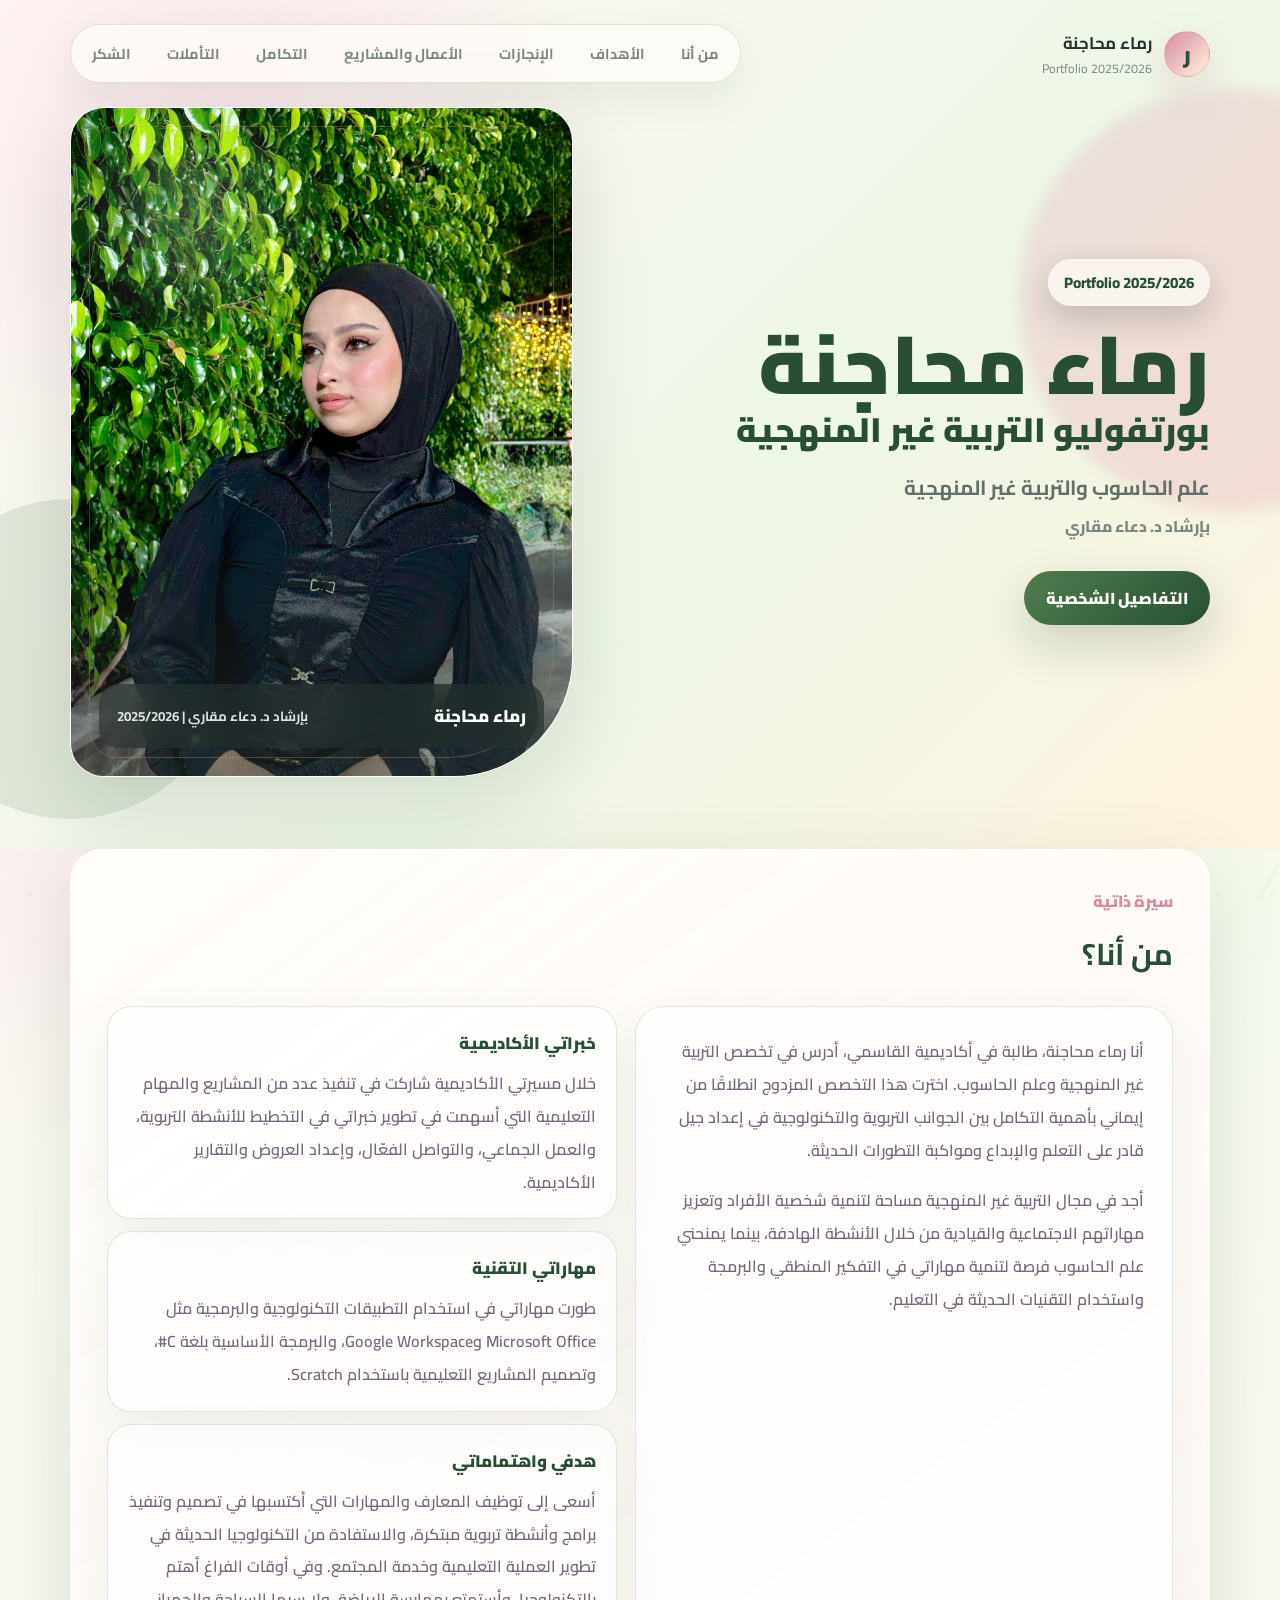
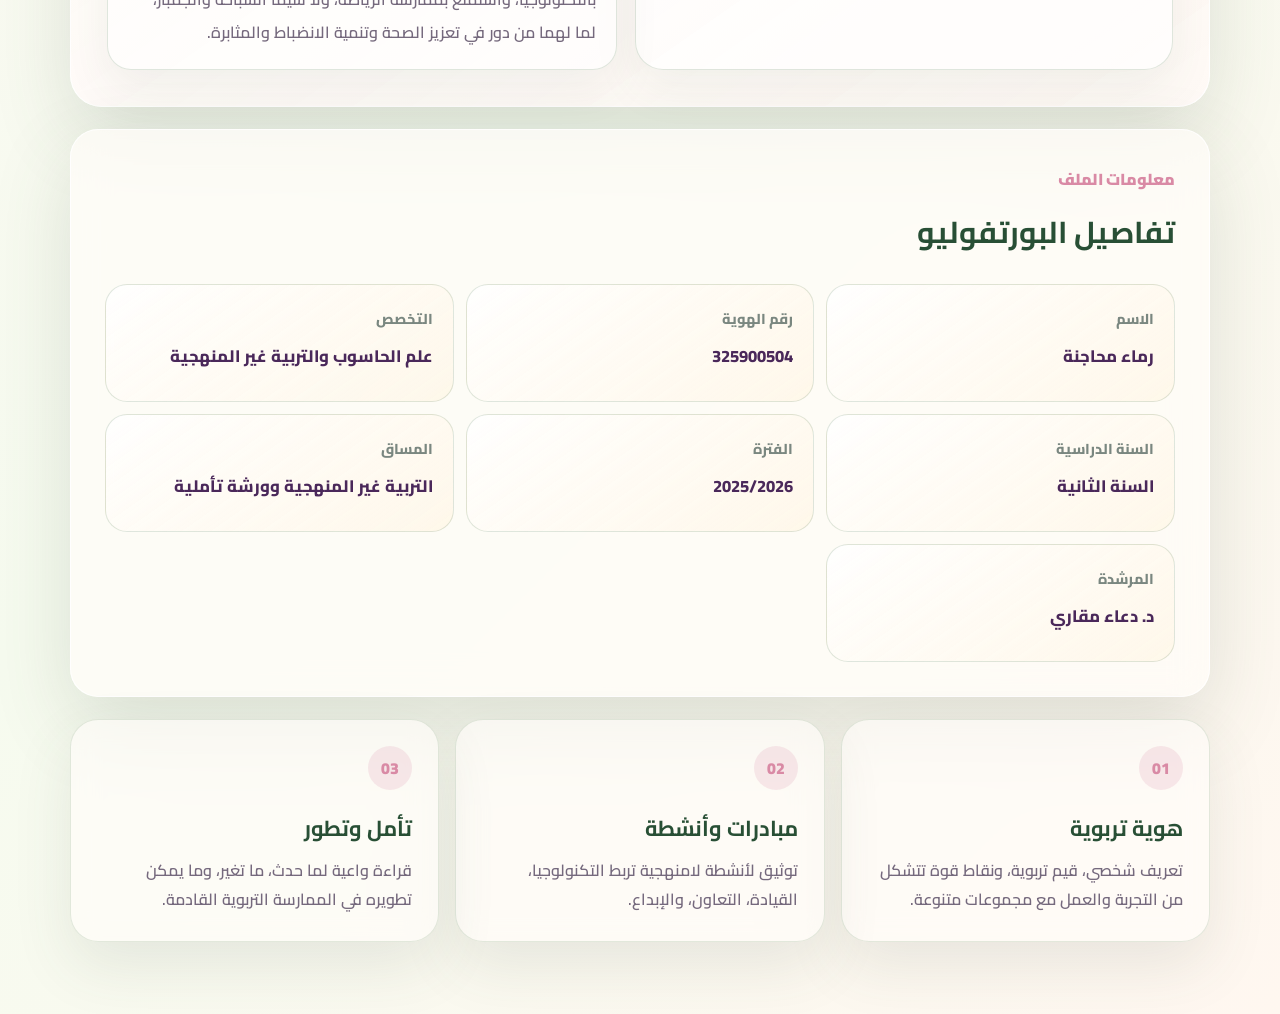
<file: index.html>
﻿<!DOCTYPE html>
<html lang="ar" dir="rtl">
<head>
  <meta charset="UTF-8">
  <meta name="viewport" content="width=device-width, initial-scale=1.0">
  <title>بورتفوليو التربية غير المنهجية | رماء محاجنة</title>
  <link rel="preconnect" href="https://fonts.googleapis.com">
  <link rel="preconnect" href="https://fonts.gstatic.com" crossorigin>
  <link href="https://fonts.googleapis.com/css2?family=Cairo:wght@400;600;700;800;900&display=swap" rel="stylesheet">
  <link rel="stylesheet" href="styles.css">
</head>
<body>
  <main class="portfolio-shell">
    <section class="hero" aria-label="الصفحة الرئيسية">
      <nav class="topbar" aria-label="التنقل الرئيسي">
        <a class="brand" href="#">
          <span class="brand__mark">ر</span>
          <span>
            <strong>رماء محاجنة</strong>
            <small>Portfolio 2025/2026</small>
          </span>
        </a>

        <div class="topbar__links">
          <a href="#about">من أنا</a>
          <a href="goals.html">الأهداف</a>
          <a href="achievements.html">الإنجازات</a>
          <a href="projects.html">الأعمال والمشاريع</a>
          <a href="integration.html">التكامل</a>
          <a href="reflections.html">التأملات</a>
          <a href="thanks.html">الشكر</a>
        </div>
      </nav>

      <div class="hero__content">
        <div class="hero__copy">
          <p class="eyebrow">Portfolio 2025/2026</p>
          <p class="hero__name">رماء محاجنة</p>
          <h1>بورتفوليو التربية غير المنهجية</h1>
          <p class="lead">
            علم الحاسوب والتربية غير المنهجية
          </p>
          <p class="hero__mentor">بإرشاد د. دعاء مقاري</p>

          <div class="hero__actions">
            <a class="button button--primary" href="#profile">التفاصيل الشخصية</a>
          </div>
        </div>

        <figure class="portrait-card" aria-label="صورة رماء محاجنة">
          <div class="portrait-card__glow"></div>
          <img src="assets/profile-photo.jpg" alt="رماء محاجنة">
          <figcaption>
            <span>رماء محاجنة</span>
            <small>بإرشاد د. دعاء مقاري | 2025/2026</small>
          </figcaption>
        </figure>
      </div>
    </section>

    <section class="about-band" id="about" aria-label="سيرة ذاتية">
      <div class="section-heading">
        <p>سيرة ذاتية</p>
        <h2>من أنا؟</h2>
      </div>

      <div class="about-layout">
        <article class="about-main">
          <p>
            أنا رماء محاجنة، طالبة في أكاديمية القاسمي، أدرس في تخصص التربية غير المنهجية وعلم الحاسوب.
            اخترت هذا التخصص المزدوج انطلاقًا من إيماني بأهمية التكامل بين الجوانب التربوية والتكنولوجية
            في إعداد جيل قادر على التعلم والإبداع ومواكبة التطورات الحديثة.
          </p>
          <p>
            أجد في مجال التربية غير المنهجية مساحة لتنمية شخصية الأفراد وتعزيز مهاراتهم الاجتماعية والقيادية
            من خلال الأنشطة الهادفة، بينما يمنحني علم الحاسوب فرصة لتنمية مهاراتي في التفكير المنطقي والبرمجة
            واستخدام التقنيات الحديثة في التعليم.
          </p>
        </article>

        <div class="about-notes">
          <article>
            <span>خبراتي الأكاديمية</span>
            <p>
              خلال مسيرتي الأكاديمية شاركت في تنفيذ عدد من المشاريع والمهام التعليمية التي أسهمت في تطوير خبراتي
              في التخطيط للأنشطة التربوية، والعمل الجماعي، والتواصل الفعّال، وإعداد العروض والتقارير الأكاديمية.
            </p>
          </article>
          <article>
            <span>مهاراتي التقنية</span>
            <p>
              طورت مهاراتي في استخدام التطبيقات التكنولوجية والبرمجية مثل Microsoft Office وGoogle Workspace،
              والبرمجة الأساسية بلغة C#، وتصميم المشاريع التعليمية باستخدام Scratch.
            </p>
          </article>
          <article>
            <span>هدفي واهتماماتي</span>
            <p>
              أسعى إلى توظيف المعارف والمهارات التي أكتسبها في تصميم وتنفيذ برامج وأنشطة تربوية مبتكرة،
              والاستفادة من التكنولوجيا الحديثة في تطوير العملية التعليمية وخدمة المجتمع. وفي أوقات الفراغ أهتم
              بالتكنولوجيا، وأستمتع بممارسة الرياضة، ولا سيما السباحة والجمباز، لما لهما من دور في تعزيز الصحة
              وتنمية الانضباط والمثابرة.
            </p>
          </article>
        </div>
      </div>
    </section>

    <section class="profile-band" id="profile" aria-label="معلومات الطالبة">
      <div class="section-heading">
        <p>معلومات الملف</p>
        <h2>تفاصيل البورتفوليو</h2>
      </div>

      <dl class="info-grid">
        <div>
          <dt>الاسم</dt>
          <dd>رماء محاجنة</dd>
        </div>
        <div>
          <dt>رقم الهوية</dt>
          <dd>325900504</dd>
        </div>
        <div>
          <dt>التخصص</dt>
          <dd>علم الحاسوب والتربية غير المنهجية</dd>
        </div>
        <div>
          <dt>السنة الدراسية</dt>
          <dd>السنة الثانية</dd>
        </div>
        <div>
          <dt>الفترة</dt>
          <dd>2025/2026</dd>
        </div>
        <div>
          <dt>المساق</dt>
          <dd>التربية غير المنهجية وورشة تأملية</dd>
        </div>
        <div>
          <dt>المرشدة</dt>
          <dd>د. دعاء مقاري</dd>
        </div>
      </dl>
    </section>

    <section class="snapshot" id="journey" aria-label="محاور البورتفوليو">
      <article>
        <span>01</span>
        <h2>هوية تربوية</h2>
        <p>تعريف شخصي، قيم تربوية، ونقاط قوة تتشكل من التجربة والعمل مع مجموعات متنوعة.</p>
      </article>
      <article>
        <span>02</span>
        <h2>مبادرات وأنشطة</h2>
        <p>توثيق لأنشطة لامنهجية تربط التكنولوجيا، القيادة، التعاون، والإبداع.</p>
      </article>
      <article id="reflection">
        <span>03</span>
        <h2>تأمل وتطور</h2>
        <p>قراءة واعية لما حدث، ما تغير، وما يمكن تطويره في الممارسة التربوية القادمة.</p>
      </article>
    </section>
  </main>

  <script src="script.js"></script>
</body>
</html>
</file>
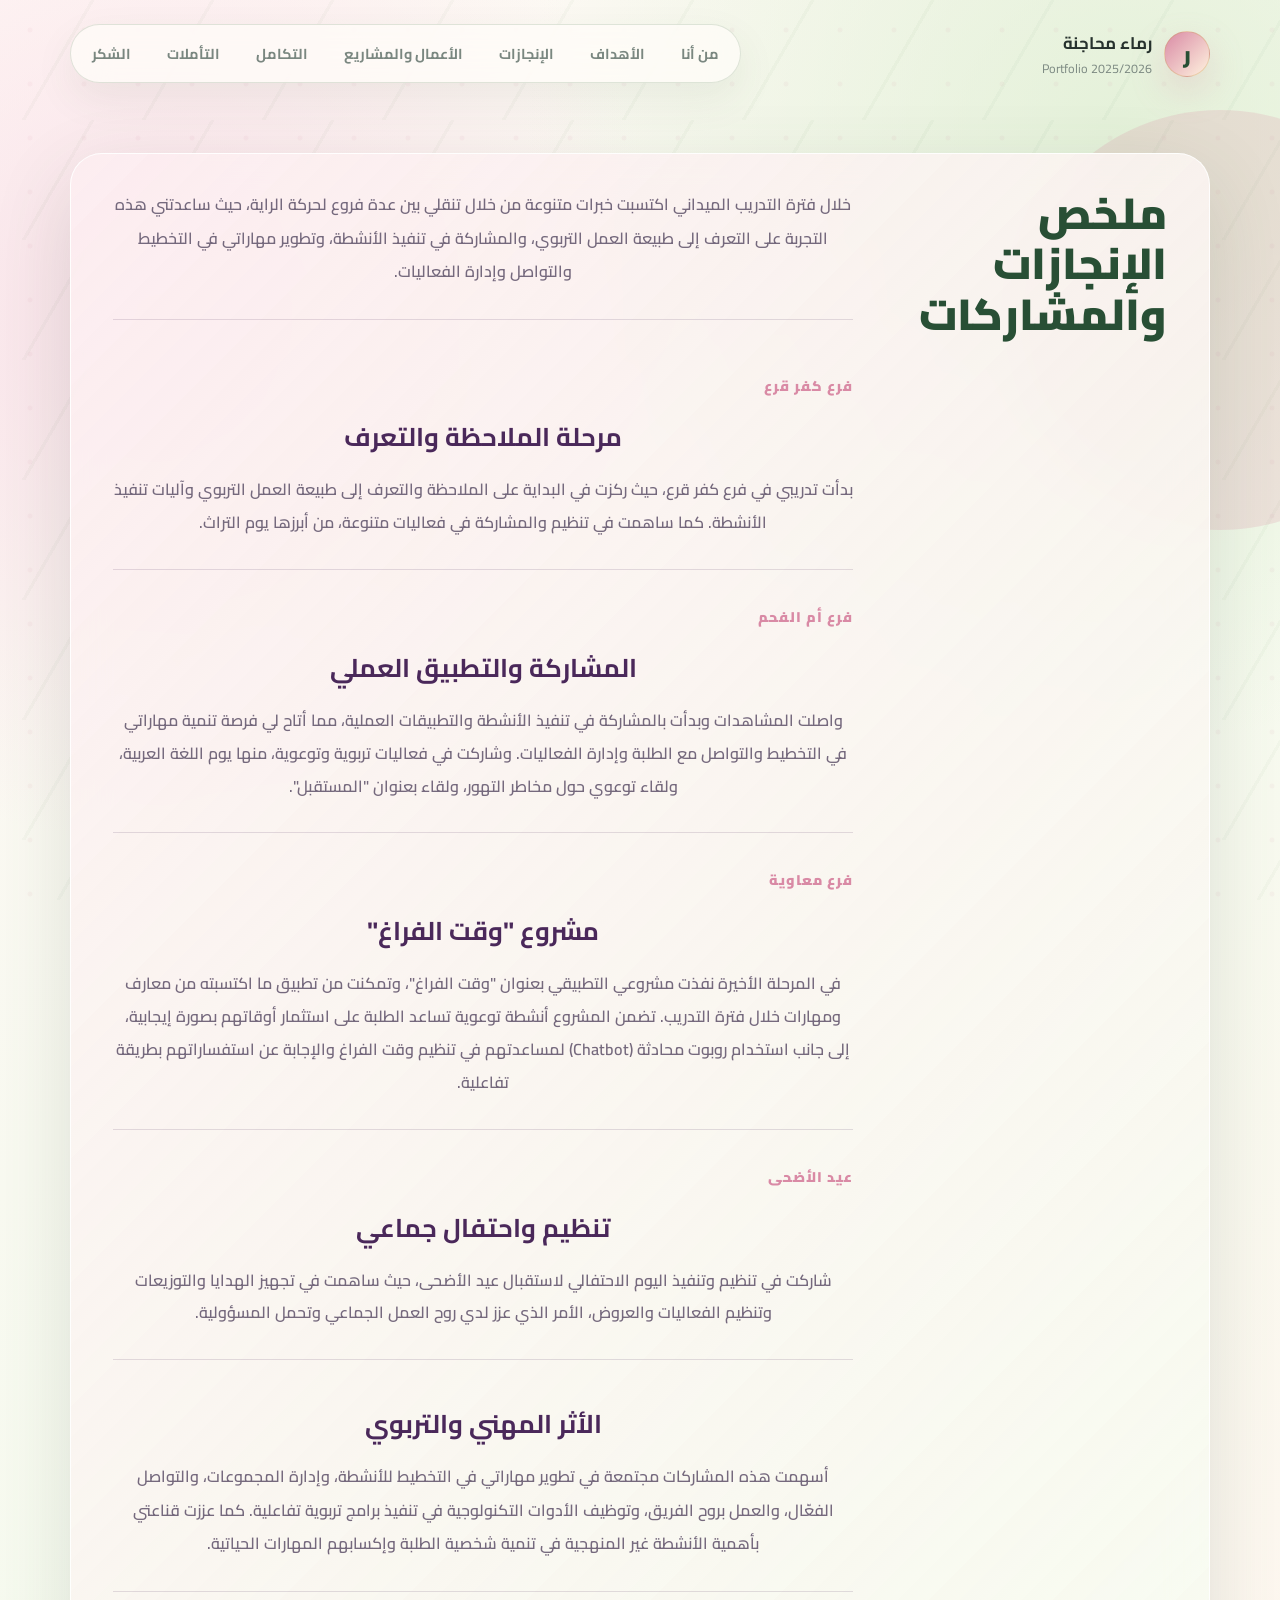
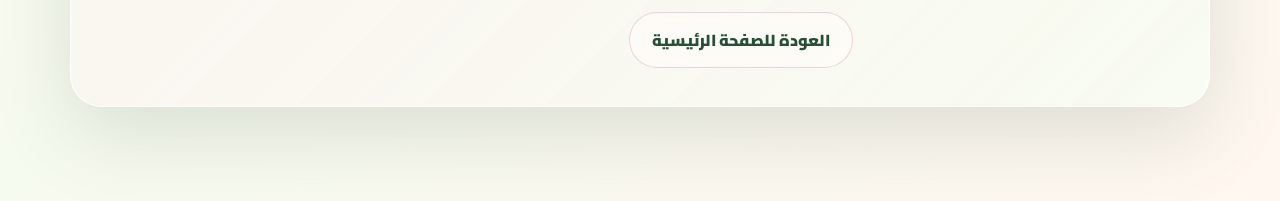
<file: achievements.html>
﻿<!DOCTYPE html>
<html lang="ar" dir="rtl">
<head>
  <meta charset="UTF-8">
  <meta name="viewport" content="width=device-width, initial-scale=1.0">
  <title>ملخص الإنجازات والمشاركات | رماء محاجنة</title>
  <link rel="preconnect" href="https://fonts.googleapis.com">
  <link rel="preconnect" href="https://fonts.gstatic.com" crossorigin>
  <link href="https://fonts.googleapis.com/css2?family=Cairo:wght@400;600;700;800;900&display=swap" rel="stylesheet">
  <link rel="stylesheet" href="styles.css">
</head>
<body>
  <main class="portfolio-shell">
    <section class="goals-standalone" aria-label="صفحة ملخص الإنجازات والمشاركات">
      <nav class="topbar" aria-label="التنقل الرئيسي">
        <a class="brand" href="index.html">
          <span class="brand__mark">ر</span>
          <span>
            <strong>رماء محاجنة</strong>
            <small>Portfolio 2025/2026</small>
          </span>
        </a>

        <div class="topbar__links">
          <a href="index.html#about">من أنا</a>
          <a href="goals.html">الأهداف</a>
          <a href="achievements.html">الإنجازات</a>
          <a href="projects.html">الأعمال والمشاريع</a>
          <a href="integration.html">التكامل</a>
          <a href="reflections.html">التأملات</a>
          <a href="thanks.html">الشكر</a>
        </div>
      </nav>

      <div class="goals-page achievements-page">
        <div class="section-heading">
          <h1>ملخص الإنجازات والمشاركات</h1>
        </div>

        <article class="achievement-intro">
          <p>
            خلال فترة التدريب الميداني اكتسبت خبرات متنوعة من خلال تنقلي بين عدة فروع لحركة الراية،
            حيث ساعدتني هذه التجربة على التعرف إلى طبيعة العمل التربوي، والمشاركة في تنفيذ الأنشطة،
            وتطوير مهاراتي في التخطيط والتواصل وإدارة الفعاليات.
          </p>
        </article>

        <section class="timeline" aria-label="مسار التدريب الميداني">
          <article>
            <span>فرع كفر قرع</span>
            <h2>مرحلة الملاحظة والتعرف</h2>
            <p>
              بدأت تدريبي في فرع كفر قرع، حيث ركزت في البداية على الملاحظة والتعرف إلى طبيعة العمل
              التربوي وآليات تنفيذ الأنشطة. كما ساهمت في تنظيم والمشاركة في فعاليات متنوعة، من أبرزها يوم التراث.
            </p>
          </article>

          <article>
            <span>فرع أم الفحم</span>
            <h2>المشاركة والتطبيق العملي</h2>
            <p>
              واصلت المشاهدات وبدأت بالمشاركة في تنفيذ الأنشطة والتطبيقات العملية، مما أتاح لي فرصة
              تنمية مهاراتي في التخطيط والتواصل مع الطلبة وإدارة الفعاليات. وشاركت في فعاليات تربوية
              وتوعوية، منها يوم اللغة العربية، ولقاء توعوي حول مخاطر التهور، ولقاء بعنوان "المستقبل".
            </p>
          </article>

          <article>
            <span>فرع معاوية</span>
            <h2>مشروع "وقت الفراغ"</h2>
            <p>
              في المرحلة الأخيرة نفذت مشروعي التطبيقي بعنوان "وقت الفراغ"، وتمكنت من تطبيق ما اكتسبته
              من معارف ومهارات خلال فترة التدريب. تضمن المشروع أنشطة توعوية تساعد الطلبة على استثمار
              أوقاتهم بصورة إيجابية، إلى جانب استخدام روبوت محادثة (Chatbot) لمساعدتهم في تنظيم وقت الفراغ
              والإجابة عن استفساراتهم بطريقة تفاعلية.
            </p>
          </article>

          <article>
            <span>عيد الأضحى</span>
            <h2>تنظيم واحتفال جماعي</h2>
            <p>
              شاركت في تنظيم وتنفيذ اليوم الاحتفالي لاستقبال عيد الأضحى، حيث ساهمت في تجهيز الهدايا
              والتوزيعات وتنظيم الفعاليات والعروض، الأمر الذي عزز لدي روح العمل الجماعي وتحمل المسؤولية.
            </p>
          </article>
        </section>

        <article class="achievement-impact">
          <h2>الأثر المهني والتربوي</h2>
          <p>
            أسهمت هذه المشاركات مجتمعة في تطوير مهاراتي في التخطيط للأنشطة، وإدارة المجموعات،
            والتواصل الفعّال، والعمل بروح الفريق، وتوظيف الأدوات التكنولوجية في تنفيذ برامج تربوية
            تفاعلية. كما عززت قناعتي بأهمية الأنشطة غير المنهجية في تنمية شخصية الطلبة وإكسابهم
            المهارات الحياتية.
          </p>
        </article>

        <a class="button button--ghost page-back" href="index.html">العودة للصفحة الرئيسية</a>
      </div>
    </section>
  </main>

  <script src="script.js"></script>
</body>
</html>
</file>
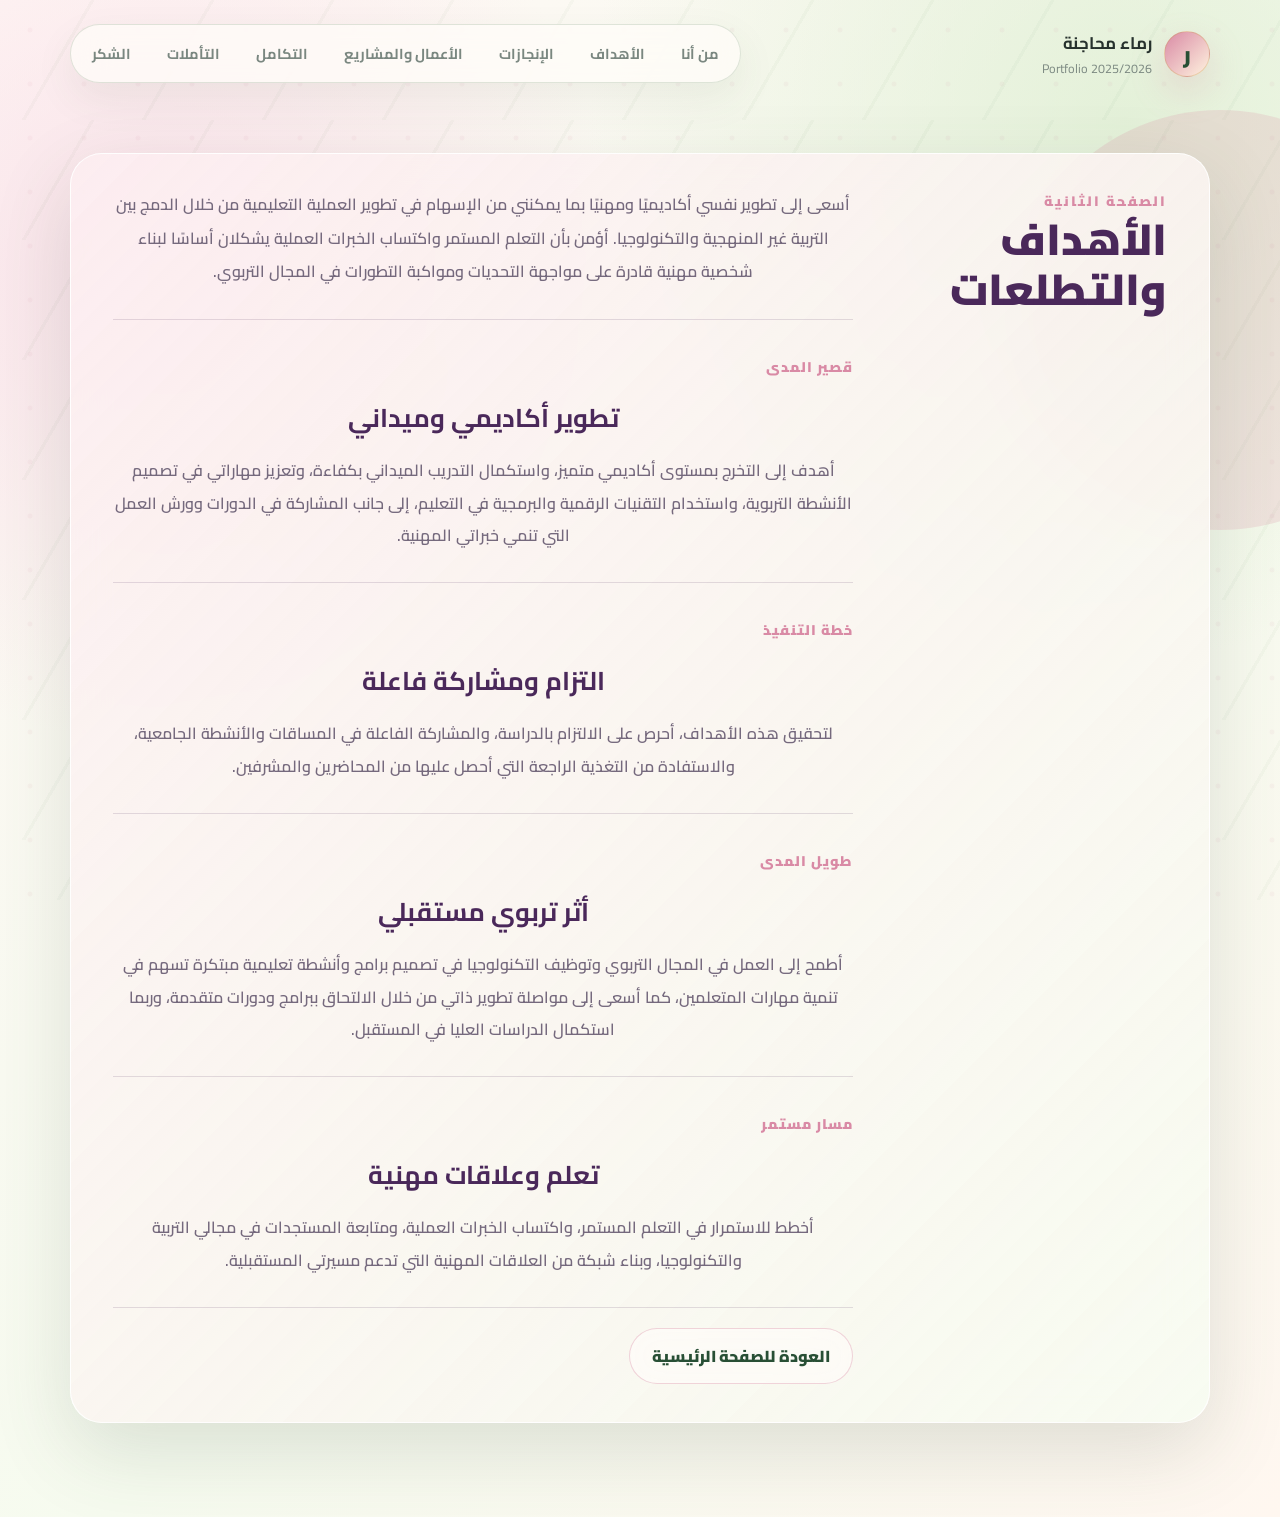
<file: goals.html>
﻿<!DOCTYPE html>
<html lang="ar" dir="rtl">
<head>
  <meta charset="UTF-8">
  <meta name="viewport" content="width=device-width, initial-scale=1.0">
  <title>الأهداف والتطلعات | رماء محاجنة</title>
  <link rel="preconnect" href="https://fonts.googleapis.com">
  <link rel="preconnect" href="https://fonts.gstatic.com" crossorigin>
  <link href="https://fonts.googleapis.com/css2?family=Cairo:wght@400;600;700;800;900&display=swap" rel="stylesheet">
  <link rel="stylesheet" href="styles.css">
</head>
<body>
  <main class="portfolio-shell">
    <section class="goals-standalone" aria-label="صفحة الأهداف والتطلعات">
      <nav class="topbar" aria-label="التنقل الرئيسي">
        <a class="brand" href="index.html">
          <span class="brand__mark">ر</span>
          <span>
            <strong>رماء محاجنة</strong>
            <small>Portfolio 2025/2026</small>
          </span>
        </a>

        <div class="topbar__links">
          <a href="index.html#about">من أنا</a>
          <a href="goals.html">الأهداف</a>
          <a href="achievements.html">الإنجازات</a>
          <a href="projects.html">الأعمال والمشاريع</a>
          <a href="integration.html">التكامل</a>
          <a href="reflections.html">التأملات</a>
          <a href="thanks.html">الشكر</a>
        </div>
      </nav>

      <div class="goals-page goals-page--single" id="goals">
        <div class="section-heading">
          <p>الصفحة الثانية</p>
          <h1>الأهداف والتطلعات</h1>
        </div>

        <article class="goals-intro">
          <p>
            أسعى إلى تطوير نفسي أكاديميًا ومهنيًا بما يمكنني من الإسهام في تطوير العملية التعليمية
            من خلال الدمج بين التربية غير المنهجية والتكنولوجيا. أؤمن بأن التعلم المستمر واكتساب
            الخبرات العملية يشكلان أساسًا لبناء شخصية مهنية قادرة على مواجهة التحديات ومواكبة
            التطورات في المجال التربوي.
          </p>
        </article>

        <div class="goals-grid">
          <article>
            <span>قصير المدى</span>
            <h3>تطوير أكاديمي وميداني</h3>
            <p>
              أهدف إلى التخرج بمستوى أكاديمي متميز، واستكمال التدريب الميداني بكفاءة،
              وتعزيز مهاراتي في تصميم الأنشطة التربوية، واستخدام التقنيات الرقمية والبرمجية
              في التعليم، إلى جانب المشاركة في الدورات وورش العمل التي تنمي خبراتي المهنية.
            </p>
          </article>

          <article>
            <span>خطة التنفيذ</span>
            <h3>التزام ومشاركة فاعلة</h3>
            <p>
              لتحقيق هذه الأهداف، أحرص على الالتزام بالدراسة، والمشاركة الفاعلة في المساقات
              والأنشطة الجامعية، والاستفادة من التغذية الراجعة التي أحصل عليها من المحاضرين
              والمشرفين.
            </p>
          </article>

          <article>
            <span>طويل المدى</span>
            <h3>أثر تربوي مستقبلي</h3>
            <p>
              أطمح إلى العمل في المجال التربوي وتوظيف التكنولوجيا في تصميم برامج وأنشطة تعليمية
              مبتكرة تسهم في تنمية مهارات المتعلمين، كما أسعى إلى مواصلة تطوير ذاتي من خلال
              الالتحاق ببرامج ودورات متقدمة، وربما استكمال الدراسات العليا في المستقبل.
            </p>
          </article>

          <article>
            <span>مسار مستمر</span>
            <h3>تعلم وعلاقات مهنية</h3>
            <p>
              أخطط للاستمرار في التعلم المستمر، واكتساب الخبرات العملية، ومتابعة المستجدات في
              مجالي التربية والتكنولوجيا، وبناء شبكة من العلاقات المهنية التي تدعم مسيرتي المستقبلية.
            </p>
          </article>
        </div>

        <a class="button button--ghost page-back" href="index.html">العودة للصفحة الرئيسية</a>
      </div>
    </section>
  </main>

  <script src="script.js"></script>
</body>
</html>
</file>
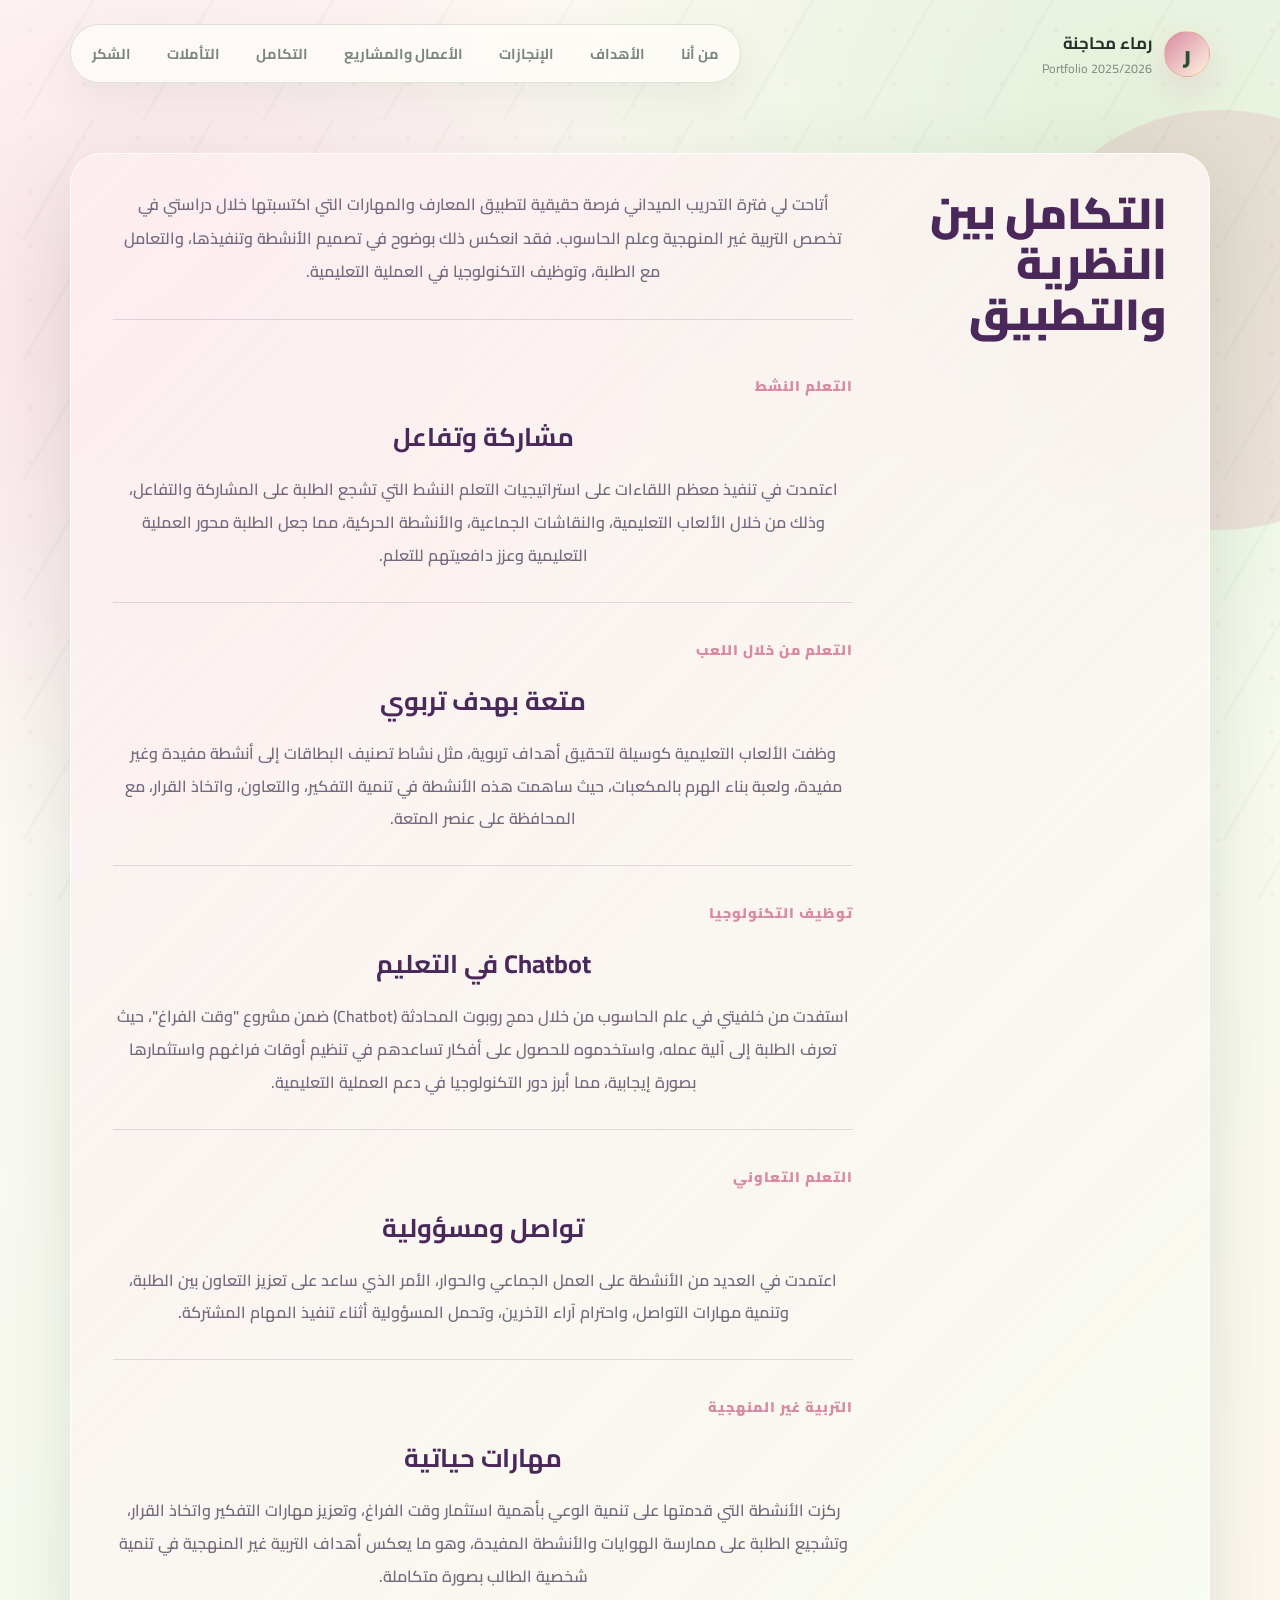
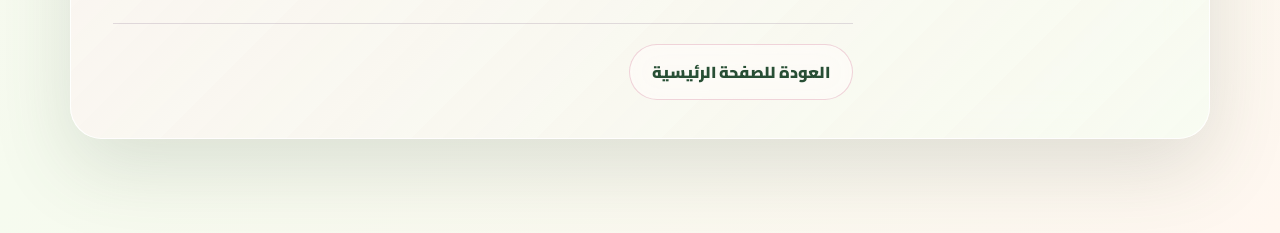
<file: integration.html>
﻿<!DOCTYPE html>
<html lang="ar" dir="rtl">
<head>
  <meta charset="UTF-8">
  <meta name="viewport" content="width=device-width, initial-scale=1.0">
  <title>التكامل بين النظرية والتطبيق | رماء محاجنة</title>
  <link rel="preconnect" href="https://fonts.googleapis.com">
  <link rel="preconnect" href="https://fonts.gstatic.com" crossorigin>
  <link href="https://fonts.googleapis.com/css2?family=Cairo:wght@400;600;700;800;900&display=swap" rel="stylesheet">
  <link rel="stylesheet" href="styles.css">
</head>
<body>
  <main class="portfolio-shell">
    <section class="goals-standalone" aria-label="صفحة التكامل بين النظرية والتطبيق">
      <nav class="topbar" aria-label="التنقل الرئيسي">
        <a class="brand" href="index.html">
          <span class="brand__mark">ر</span>
          <span>
            <strong>رماء محاجنة</strong>
            <small>Portfolio 2025/2026</small>
          </span>
        </a>

        <div class="topbar__links">
          <a href="index.html#about">من أنا</a>
          <a href="goals.html">الأهداف</a>
          <a href="achievements.html">الإنجازات</a>
          <a href="projects.html">الأعمال والمشاريع</a>
          <a href="integration.html">التكامل</a>
          <a href="reflections.html">التأملات</a>
          <a href="thanks.html">الشكر</a>
        </div>
      </nav>

      <div class="goals-page goals-page--single integration-page">
        <div class="section-heading">
          <h1>التكامل بين النظرية والتطبيق</h1>
        </div>

        <article class="goals-intro">
          <p>
            أتاحت لي فترة التدريب الميداني فرصة حقيقية لتطبيق المعارف والمهارات التي اكتسبتها
            خلال دراستي في تخصص التربية غير المنهجية وعلم الحاسوب. فقد انعكس ذلك بوضوح في
            تصميم الأنشطة وتنفيذها، والتعامل مع الطلبة، وتوظيف التكنولوجيا في العملية التعليمية.
          </p>
        </article>

        <div class="goals-grid">
          <article>
            <span>التعلم النشط</span>
            <h3>مشاركة وتفاعل</h3>
            <p>
              اعتمدت في تنفيذ معظم اللقاءات على استراتيجيات التعلم النشط التي تشجع الطلبة على
              المشاركة والتفاعل، وذلك من خلال الألعاب التعليمية، والنقاشات الجماعية، والأنشطة
              الحركية، مما جعل الطلبة محور العملية التعليمية وعزز دافعيتهم للتعلم.
            </p>
          </article>

          <article>
            <span>التعلم من خلال اللعب</span>
            <h3>متعة بهدف تربوي</h3>
            <p>
              وظفت الألعاب التعليمية كوسيلة لتحقيق أهداف تربوية، مثل نشاط تصنيف البطاقات إلى
              أنشطة مفيدة وغير مفيدة، ولعبة بناء الهرم بالمكعبات، حيث ساهمت هذه الأنشطة في
              تنمية التفكير، والتعاون، واتخاذ القرار، مع المحافظة على عنصر المتعة.
            </p>
          </article>

          <article>
            <span>توظيف التكنولوجيا</span>
            <h3>Chatbot في التعليم</h3>
            <p>
              استفدت من خلفيتي في علم الحاسوب من خلال دمج روبوت المحادثة (Chatbot) ضمن مشروع
              "وقت الفراغ"، حيث تعرف الطلبة إلى آلية عمله، واستخدموه للحصول على أفكار تساعدهم
              في تنظيم أوقات فراغهم واستثمارها بصورة إيجابية، مما أبرز دور التكنولوجيا في دعم
              العملية التعليمية.
            </p>
          </article>

          <article>
            <span>التعلم التعاوني</span>
            <h3>تواصل ومسؤولية</h3>
            <p>
              اعتمدت في العديد من الأنشطة على العمل الجماعي والحوار، الأمر الذي ساعد على تعزيز
              التعاون بين الطلبة، وتنمية مهارات التواصل، واحترام آراء الآخرين، وتحمل المسؤولية
              أثناء تنفيذ المهام المشتركة.
            </p>
          </article>

          <article>
            <span>التربية غير المنهجية</span>
            <h3>مهارات حياتية</h3>
            <p>
              ركزت الأنشطة التي قدمتها على تنمية الوعي بأهمية استثمار وقت الفراغ، وتعزيز مهارات
              التفكير واتخاذ القرار، وتشجيع الطلبة على ممارسة الهوايات والأنشطة المفيدة، وهو ما
              يعكس أهداف التربية غير المنهجية في تنمية شخصية الطالب بصورة متكاملة.
            </p>
          </article>
        </div>

        <a class="button button--ghost page-back" href="index.html">العودة للصفحة الرئيسية</a>
      </div>
    </section>
  </main>

  <script src="script.js"></script>
</body>
</html>
</file>
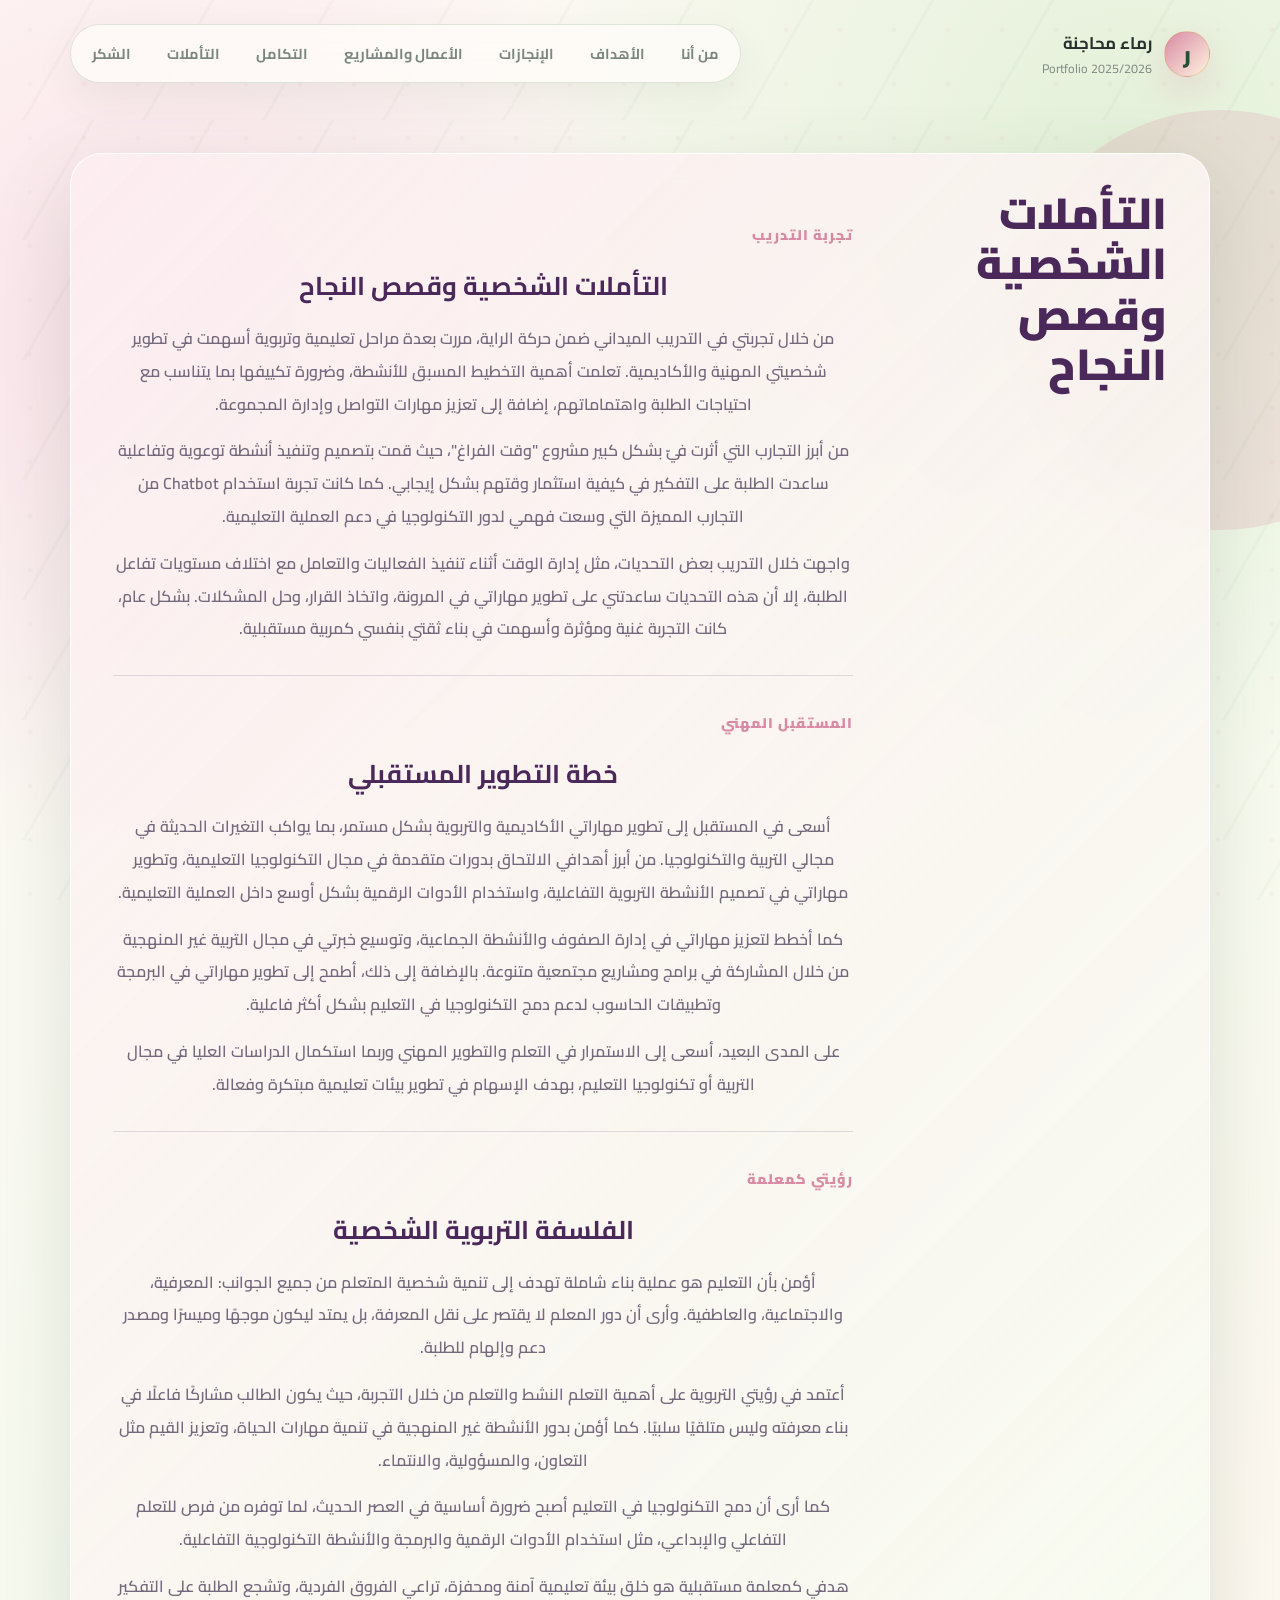
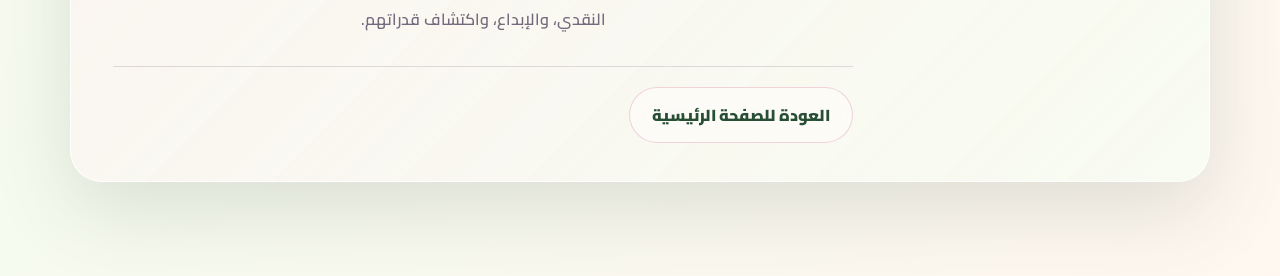
<file: reflections.html>
﻿<!DOCTYPE html>
<html lang="ar" dir="rtl">
<head>
  <meta charset="UTF-8">
  <meta name="viewport" content="width=device-width, initial-scale=1.0">
  <title>التأملات الشخصية | رماء محاجنة</title>
  <link rel="preconnect" href="https://fonts.googleapis.com">
  <link rel="preconnect" href="https://fonts.gstatic.com" crossorigin>
  <link href="https://fonts.googleapis.com/css2?family=Cairo:wght@400;600;700;800;900&display=swap" rel="stylesheet">
  <link rel="stylesheet" href="styles.css">
</head>
<body>
  <main class="portfolio-shell">
    <section class="goals-standalone" aria-label="صفحة التأملات الشخصية وخطة التطوير">
      <nav class="topbar" aria-label="التنقل الرئيسي">
        <a class="brand" href="index.html">
          <span class="brand__mark">ر</span>
          <span>
            <strong>رماء محاجنة</strong>
            <small>Portfolio 2025/2026</small>
          </span>
        </a>

        <div class="topbar__links">
          <a href="index.html#about">من أنا</a>
          <a href="goals.html">الأهداف</a>
          <a href="achievements.html">الإنجازات</a>
          <a href="projects.html">الأعمال والمشاريع</a>
          <a href="integration.html">التكامل</a>
          <a href="reflections.html">التأملات</a>
          <a href="thanks.html">الشكر</a>
        </div>
      </nav>

      <div class="goals-page goals-page--single reflection-page">
        <div class="section-heading">
          <h1>التأملات الشخصية وقصص النجاح</h1>
        </div>

        <div class="goals-grid reflection-grid">
          <article>
            <span>تجربة التدريب</span>
            <h3>التأملات الشخصية وقصص النجاح</h3>
            <p>
              من خلال تجربتي في التدريب الميداني ضمن حركة الراية، مررت بعدة مراحل تعليمية وتربوية
              أسهمت في تطوير شخصيتي المهنية والأكاديمية. تعلمت أهمية التخطيط المسبق للأنشطة،
              وضرورة تكييفها بما يتناسب مع احتياجات الطلبة واهتماماتهم، إضافة إلى تعزيز مهارات
              التواصل وإدارة المجموعة.
            </p>
            <p>
              من أبرز التجارب التي أثرت فيّ بشكل كبير مشروع "وقت الفراغ"، حيث قمت بتصميم وتنفيذ
              أنشطة توعوية وتفاعلية ساعدت الطلبة على التفكير في كيفية استثمار وقتهم بشكل إيجابي.
              كما كانت تجربة استخدام Chatbot من التجارب المميزة التي وسعت فهمي لدور التكنولوجيا
              في دعم العملية التعليمية.
            </p>
            <p>
              واجهت خلال التدريب بعض التحديات، مثل إدارة الوقت أثناء تنفيذ الفعاليات والتعامل مع
              اختلاف مستويات تفاعل الطلبة، إلا أن هذه التحديات ساعدتني على تطوير مهاراتي في
              المرونة، واتخاذ القرار، وحل المشكلات. بشكل عام، كانت التجربة غنية ومؤثرة وأسهمت
              في بناء ثقتي بنفسي كمربية مستقبلية.
            </p>
          </article>

          <article>
            <span>المستقبل المهني</span>
            <h3>خطة التطوير المستقبلي</h3>
            <p>
              أسعى في المستقبل إلى تطوير مهاراتي الأكاديمية والتربوية بشكل مستمر، بما يواكب
              التغيرات الحديثة في مجالي التربية والتكنولوجيا. من أبرز أهدافي الالتحاق بدورات
              متقدمة في مجال التكنولوجيا التعليمية، وتطوير مهاراتي في تصميم الأنشطة التربوية
              التفاعلية، واستخدام الأدوات الرقمية بشكل أوسع داخل العملية التعليمية.
            </p>
            <p>
              كما أخطط لتعزيز مهاراتي في إدارة الصفوف والأنشطة الجماعية، وتوسيع خبرتي في مجال
              التربية غير المنهجية من خلال المشاركة في برامج ومشاريع مجتمعية متنوعة. بالإضافة
              إلى ذلك، أطمح إلى تطوير مهاراتي في البرمجة وتطبيقات الحاسوب لدعم دمج التكنولوجيا
              في التعليم بشكل أكثر فاعلية.
            </p>
            <p>
              على المدى البعيد، أسعى إلى الاستمرار في التعلم والتطوير المهني وربما استكمال
              الدراسات العليا في مجال التربية أو تكنولوجيا التعليم، بهدف الإسهام في تطوير بيئات
              تعليمية مبتكرة وفعالة.
            </p>
          </article>

          <article>
            <span>رؤيتي كمعلمة</span>
            <h3>الفلسفة التربوية الشخصية</h3>
            <p>
              أؤمن بأن التعليم هو عملية بناء شاملة تهدف إلى تنمية شخصية المتعلم من جميع الجوانب:
              المعرفية، والاجتماعية، والعاطفية. وأرى أن دور المعلم لا يقتصر على نقل المعرفة، بل
              يمتد ليكون موجهًا وميسرًا ومصدر دعم وإلهام للطلبة.
            </p>
            <p>
              أعتمد في رؤيتي التربوية على أهمية التعلم النشط والتعلم من خلال التجربة، حيث يكون
              الطالب مشاركًا فاعلًا في بناء معرفته وليس متلقيًا سلبيًا. كما أؤمن بدور الأنشطة غير
              المنهجية في تنمية مهارات الحياة، وتعزيز القيم مثل التعاون، والمسؤولية، والانتماء.
            </p>
            <p>
              كما أرى أن دمج التكنولوجيا في التعليم أصبح ضرورة أساسية في العصر الحديث، لما توفره
              من فرص للتعلم التفاعلي والإبداعي، مثل استخدام الأدوات الرقمية والبرمجة والأنشطة
              التكنولوجية التفاعلية.
            </p>
            <p>
              هدفي كمعلمة مستقبلية هو خلق بيئة تعليمية آمنة ومحفزة، تراعي الفروق الفردية، وتشجع
              الطلبة على التفكير النقدي، والإبداع، واكتشاف قدراتهم.
            </p>
          </article>
        </div>

        <a class="button button--ghost page-back" href="index.html">العودة للصفحة الرئيسية</a>
      </div>
    </section>
  </main>

  <script src="script.js"></script>
</body>
</html>
</file>
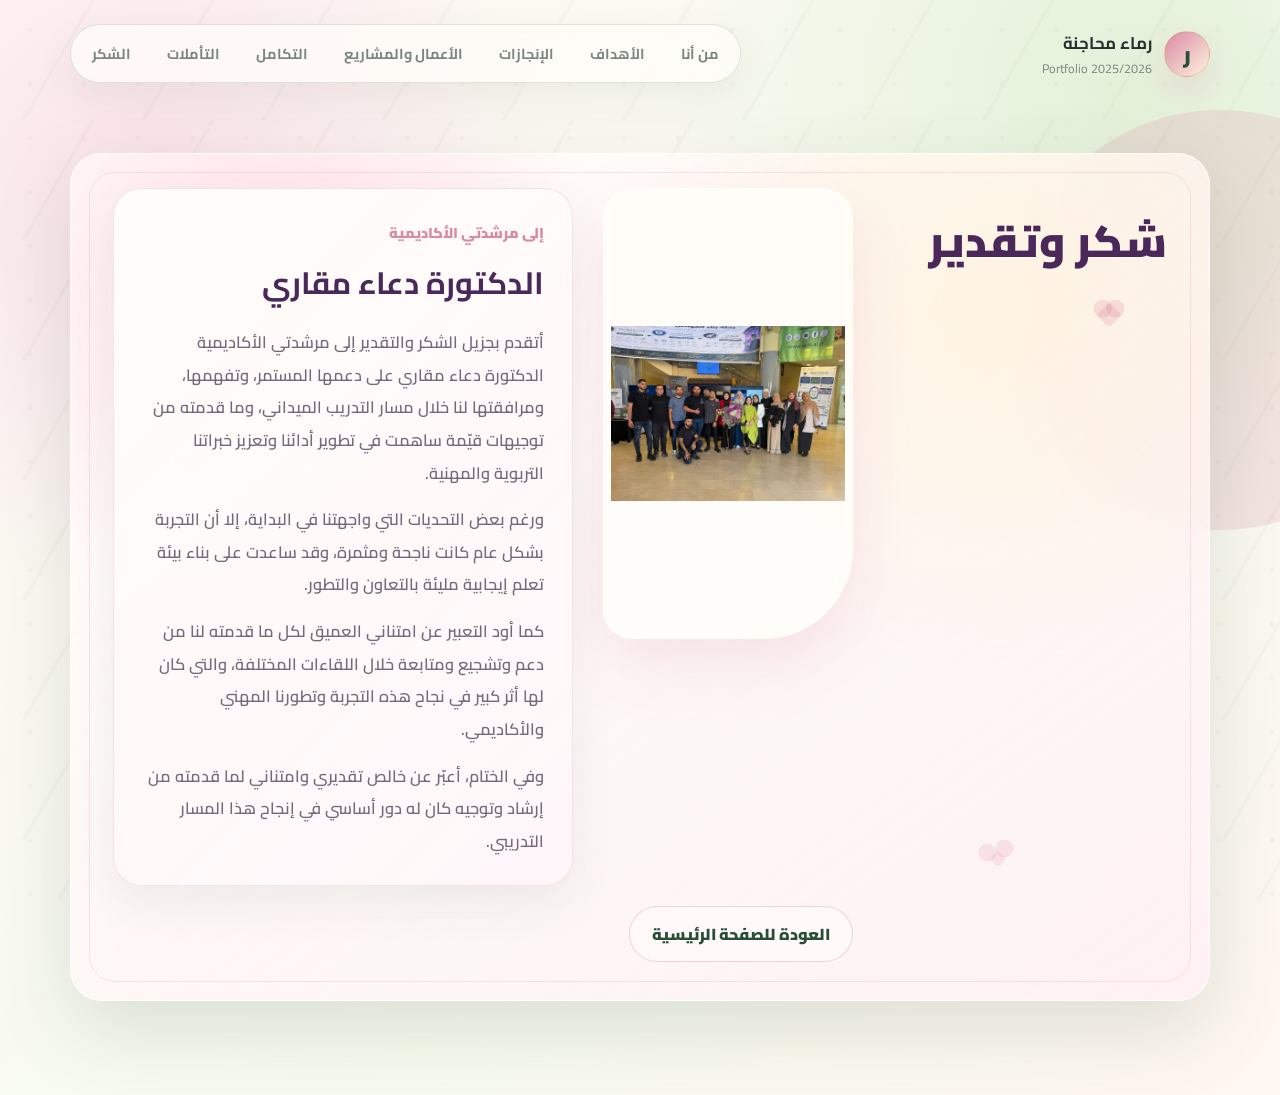
<file: thanks.html>
﻿<!DOCTYPE html>
<html lang="ar" dir="rtl">
<head>
  <meta charset="UTF-8">
  <meta name="viewport" content="width=device-width, initial-scale=1.0">
  <title>شكر وتقدير | رماء محاجنة</title>
  <link rel="preconnect" href="https://fonts.googleapis.com">
  <link rel="preconnect" href="https://fonts.gstatic.com" crossorigin>
  <link href="https://fonts.googleapis.com/css2?family=Cairo:wght@400;600;700;800;900&display=swap" rel="stylesheet">
  <link rel="stylesheet" href="styles.css">
</head>
<body>
  <main class="portfolio-shell">
    <section class="goals-standalone" aria-label="صفحة شكر وتقدير">
      <nav class="topbar" aria-label="التنقل الرئيسي">
        <a class="brand" href="index.html">
          <span class="brand__mark">ر</span>
          <span>
            <strong>رماء محاجنة</strong>
            <small>Portfolio 2025/2026</small>
          </span>
        </a>

        <div class="topbar__links">
          <a href="index.html#about">من أنا</a>
          <a href="goals.html">الأهداف</a>
          <a href="achievements.html">الإنجازات</a>
          <a href="projects.html">الأعمال والمشاريع</a>
          <a href="integration.html">التكامل</a>
          <a href="reflections.html">التأملات</a>
          <a href="thanks.html">الشكر</a>
        </div>
      </nav>

      <div class="goals-page goals-page--single thanks-page">
        <div class="heart-field" aria-hidden="true">
          <span></span>
          <span></span>
          <span></span>
          <span></span>
          <span></span>
        </div>

        <div class="section-heading">
          <h1>شكر وتقدير</h1>
        </div>

        <article class="thanks-card">
          <figure class="thanks-photo">
            <img src="media-part-2/38.jpeg" alt="صورة شكر وتقدير للدكتورة دعاء مقاري">
          </figure>

          <div class="thanks-text">
            <span class="thanks-kicker">إلى مرشدتي الأكاديمية</span>
            <h2>الدكتورة دعاء مقاري</h2>
            <p>
              أتقدم بجزيل الشكر والتقدير إلى مرشدتي الأكاديمية الدكتورة دعاء مقاري على دعمها
              المستمر، وتفهمها، ومرافقتها لنا خلال مسار التدريب الميداني، وما قدمته من توجيهات
              قيّمة ساهمت في تطوير أدائنا وتعزيز خبراتنا التربوية والمهنية.
            </p>
            <p>
              ورغم بعض التحديات التي واجهتنا في البداية، إلا أن التجربة بشكل عام كانت ناجحة
              ومثمرة، وقد ساعدت على بناء بيئة تعلم إيجابية مليئة بالتعاون والتطور.
            </p>
            <p>
              كما أود التعبير عن امتناني العميق لكل ما قدمته لنا من دعم وتشجيع ومتابعة خلال
              اللقاءات المختلفة، والتي كان لها أثر كبير في نجاح هذه التجربة وتطورنا المهني
              والأكاديمي.
            </p>
            <p>
              وفي الختام، أعبّر عن خالص تقديري وامتناني لما قدمته من إرشاد وتوجيه كان له دور
              أساسي في إنجاح هذا المسار التدريبي.
            </p>
          </div>
        </article>

        <a class="button button--ghost page-back" href="index.html">العودة للصفحة الرئيسية</a>
      </div>
    </section>
  </main>

  <script src="script.js"></script>
</body>
</html>
</file>
<file: styles.css>
﻿:root {
  --bg: #fff8f5;
  --paper: #fffdf9;
  --ink: #26312d;
  --muted: #7a8780;
  --leaf: #517c4e;
  --leaf-dark: #284f35;
  --rose: #d98aa5;
  --rose-soft: #f9dfe8;
  --gold: #c79a49;
  --cream: #fff3df;
  --line: rgba(81, 124, 78, 0.18);
  --shadow: 0 28px 80px rgba(67, 86, 69, 0.16);
  --reading: #75697d;
  --heading: #4a285a;
}

* {
  box-sizing: border-box;
}

html {
  scroll-behavior: smooth;
}

body {
  margin: 0;
  min-height: 100vh;
  overflow-x: hidden;
  background:
    radial-gradient(circle at 12% 18%, rgba(249, 223, 232, 0.9), transparent 28%),
    radial-gradient(circle at 88% 8%, rgba(222, 238, 210, 0.78), transparent 30%),
    linear-gradient(135deg, var(--bg), #f6fbef 58%, #fff7f0);
  color: var(--ink);
  font-family: "Cairo", system-ui, -apple-system, BlinkMacSystemFont, "Segoe UI", sans-serif;
}

img,
video {
  max-width: 100%;
}

body::before {
  content: "";
  position: fixed;
  inset: 0;
  pointer-events: none;
  opacity: 0.42;
  background-image:
    linear-gradient(120deg, transparent 0 48%, rgba(81, 124, 78, 0.08) 48% 50%, transparent 50%),
    radial-gradient(circle at 30px 30px, rgba(217, 138, 165, 0.16) 0 2px, transparent 3px);
  background-size: 120px 120px, 54px 54px;
}

a {
  color: inherit;
  text-decoration: none;
}

.portfolio-shell {
  min-height: 100vh;
  overflow-x: hidden;
  position: relative;
}

.hero {
  min-height: 88vh;
  display: flex;
  flex-direction: column;
  position: relative;
  overflow: hidden;
  background:
    radial-gradient(circle at 18% 18%, rgba(249, 223, 232, 0.78), transparent 30%),
    linear-gradient(135deg, #fff8f5, #eef7e8 58%, #fff3df);
}

.hero::before,
.hero::after {
  content: "";
  position: absolute;
  border-radius: 50%;
  pointer-events: none;
}

.hero::before {
  width: 420px;
  height: 420px;
  right: -160px;
  top: 90px;
  background: rgba(217, 138, 165, 0.22);
  filter: blur(8px);
}

.hero::after {
  width: 320px;
  height: 320px;
  left: -90px;
  bottom: 30px;
  background: rgba(81, 124, 78, 0.14);
}

.topbar {
  width: min(1140px, calc(100% - 40px));
  margin: 0 auto;
  padding: 24px 0;
  display: flex;
  align-items: center;
  justify-content: space-between;
  gap: 20px;
  position: relative;
  z-index: 3;
}

.brand {
  display: inline-flex;
  align-items: center;
  gap: 12px;
}

.brand__mark {
  width: 46px;
  height: 46px;
  display: grid;
  place-items: center;
  border-radius: 50%;
  background: linear-gradient(135deg, var(--rose), var(--cream));
  color: var(--leaf-dark);
  font-weight: 900;
  font-size: 1.35rem;
  border: 1px solid rgba(199, 154, 73, 0.32);
  box-shadow: 0 14px 35px rgba(217, 138, 165, 0.26);
}

.brand strong,
.brand small {
  display: block;
}

.brand strong {
  font-size: 1.05rem;
}

.brand small {
  color: var(--muted);
  font-size: 0.78rem;
  margin-top: -2px;
}

.topbar__links {
  display: flex;
  align-items: center;
  gap: 8px;
  padding: 7px;
  border: 1px solid var(--line);
  background: rgba(255, 253, 249, 0.74);
  backdrop-filter: blur(18px);
  border-radius: 999px;
  box-shadow: 0 16px 40px rgba(67, 86, 69, 0.08);
}

.topbar__links a {
  padding: 8px 14px;
  border-radius: 999px;
  color: var(--muted);
  font-size: 0.9rem;
  font-weight: 700;
  transition: 180ms ease;
}

.topbar__links a:hover {
  color: var(--leaf-dark);
  background: rgba(249, 223, 232, 0.72);
}

.hero__content {
  width: min(1140px, calc(100% - 40px));
  margin: auto auto 72px;
  display: grid;
  grid-template-columns: minmax(0, 0.95fr) minmax(320px, 0.82fr);
  gap: 54px;
  align-items: center;
  position: relative;
  z-index: 1;
}

.hero__copy {
  max-width: 680px;
  margin-top: 0;
  color: var(--ink);
  text-align: right;
  text-shadow: none;
}

.eyebrow {
  width: fit-content;
  margin: 0 0 18px;
  padding: 8px 15px;
  border: 1px solid rgba(255, 255, 255, 0.38);
  border-radius: 999px;
  color: var(--leaf-dark);
  background: rgba(255, 253, 249, 0.72);
  backdrop-filter: blur(16px);
  font-weight: 800;
  font-size: 0.95rem;
  box-shadow: 0 12px 34px rgba(0, 0, 0, 0.18);
}

.hero__name {
  margin: 0 0 4px;
  color: var(--leaf-dark);
  font-size: clamp(2.6rem, 6.4vw, 5.6rem);
  font-weight: 900;
  line-height: 0.98;
}

h1 {
  margin: 0;
  max-width: 720px;
  font-size: clamp(2.35rem, 5.2vw, 4.8rem);
  line-height: 1.12;
  letter-spacing: 0;
  font-weight: 900;
  color: var(--leaf-dark);
  text-align: right;
}

.hero h1 {
  max-width: none;
  color: var(--leaf-dark);
  font-size: clamp(1.45rem, 2.65vw, 2.4rem);
  line-height: 1.25;
}

.lead {
  max-width: 610px;
  margin: 18px 0 0;
  color: #627069;
  font-size: clamp(1.04rem, 1.7vw, 1.28rem);
  line-height: 1.9;
  font-weight: 700;
}

.hero__mentor {
  margin: 4px 0 0;
  color: #7a8780;
  font-size: 0.98rem;
  font-weight: 800;
}

.hero__actions {
  display: flex;
  flex-wrap: wrap;
  justify-content: flex-start;
  gap: 12px;
  margin-top: 30px;
}

.button {
  min-height: 50px;
  display: inline-flex;
  align-items: center;
  justify-content: center;
  padding: 12px 22px;
  border-radius: 999px;
  font-weight: 900;
  transition: 180ms ease;
}

.button--primary {
  background: linear-gradient(135deg, var(--leaf), var(--leaf-dark));
  color: #fffdf9;
  box-shadow: 0 18px 45px rgba(40, 79, 53, 0.22);
}

.button--ghost {
  border: 1px solid rgba(217, 138, 165, 0.36);
  background: rgba(255, 253, 249, 0.68);
  color: var(--leaf-dark);
  backdrop-filter: blur(16px);
}

.hero .button--ghost {
  border-color: rgba(217, 138, 165, 0.36);
  background: rgba(255, 253, 249, 0.82);
}

.button:hover {
  transform: translateY(-2px);
}

.portrait-card {
  margin: 0;
  min-height: 620px;
  position: relative;
  display: grid;
  align-items: end;
  border-radius: 34px 34px 120px 34px;
  overflow: hidden;
  background: var(--paper);
  border: 1px solid rgba(255, 255, 255, 0.8);
  box-shadow: var(--shadow);
}

.portrait-card__glow {
  position: absolute;
  inset: 18px;
  border-radius: 28px 28px 106px 28px;
  border: 1px solid rgba(199, 154, 73, 0.34);
  z-index: 2;
  pointer-events: none;
}

.portrait-card::before {
  content: "";
  position: absolute;
  inset: 0;
  background:
    linear-gradient(180deg, transparent 52%, rgba(38, 49, 45, 0.58)),
    radial-gradient(circle at 24% 16%, rgba(255, 255, 255, 0.22), transparent 22%);
  z-index: 1;
  pointer-events: none;
}

.portrait-card img {
  width: 100%;
  height: 100%;
  min-height: 620px;
  object-fit: cover;
  object-position: center top;
  display: block;
  background: linear-gradient(135deg, #e9f3e2, #f9dfe8);
}

.portrait-card figcaption {
  position: absolute;
  right: 28px;
  left: 28px;
  bottom: 28px;
  z-index: 3;
  display: flex;
  align-items: center;
  justify-content: space-between;
  gap: 16px;
  padding: 16px 18px;
  border-radius: 20px;
  color: #fff;
  background: rgba(38, 49, 45, 0.58);
  backdrop-filter: blur(18px);
}

.portrait-card figcaption span,
.portrait-card figcaption small {
  display: block;
}

.portrait-card figcaption span {
  font-weight: 900;
  font-size: 1.06rem;
}

.portrait-card figcaption small {
  opacity: 0.86;
  font-weight: 700;
}

.about-band,
.goals-page,
.profile-band,
.snapshot {
  width: min(1140px, calc(100% - 40px));
  position: relative;
  z-index: 1;
}

.about-band {
  margin: 0 auto 22px;
  padding: 36px;
  border-radius: 32px;
  background:
    linear-gradient(145deg, rgba(255, 253, 249, 0.88), rgba(255, 248, 245, 0.72)),
    rgba(255, 253, 249, 0.76);
  border: 1px solid rgba(255, 255, 255, 0.88);
  box-shadow: var(--shadow);
  backdrop-filter: blur(18px);
}

.about-layout {
  display: grid;
  grid-template-columns: minmax(0, 0.95fr) minmax(320px, 0.9fr);
  gap: 18px;
  align-items: stretch;
}

.about-main,
.about-notes article {
  border: 1px solid var(--line);
  background: rgba(255, 255, 255, 0.62);
  box-shadow: 0 18px 46px rgba(67, 86, 69, 0.08);
}

.about-main {
  padding: 28px;
  border-radius: 28px;
}

.about-main p,
.about-notes p {
  margin: 0;
  color: var(--reading);
  font-weight: 600;
  line-height: 2.05;
}

.about-main p + p {
  margin-top: 18px;
}

.about-notes {
  display: grid;
  gap: 12px;
}

.about-notes article {
  padding: 20px;
  border-radius: 24px;
}

.about-notes span {
  display: block;
  margin-bottom: 8px;
  color: var(--leaf-dark);
  font-size: 1.04rem;
  font-weight: 900;
}

.goals-page {
  margin: 0 auto 22px;
  padding: 36px;
  border-radius: 32px;
  background:
    linear-gradient(135deg, rgba(249, 223, 232, 0.44), rgba(246, 251, 239, 0.78)),
    rgba(255, 253, 249, 0.76);
  border: 1px solid rgba(255, 255, 255, 0.88);
  box-shadow: var(--shadow);
  backdrop-filter: blur(18px);
}

.goals-standalone {
  min-height: 100vh;
  padding-bottom: 72px;
  position: relative;
}

.goals-standalone::before {
  content: "";
  position: absolute;
  width: 420px;
  height: 420px;
  right: -150px;
  top: 110px;
  border-radius: 50%;
  background: rgba(217, 138, 165, 0.2);
  pointer-events: none;
}

.goals-page--single {
  margin-top: 46px;
  padding: 34px 42px 38px;
  display: grid;
  grid-template-columns: minmax(260px, 0.34fr) minmax(0, 1fr);
  column-gap: 54px;
  align-items: start;
}

.goals-page--single .section-heading {
  position: sticky;
  top: 28px;
  display: block;
  text-align: right;
  margin-bottom: 0;
}

.goals-page--single .section-heading h1 {
  margin: 0;
  max-width: 360px;
  color: var(--heading);
  font-size: clamp(2rem, 3.4vw, 3.25rem);
  line-height: 1.16;
  letter-spacing: 0;
  text-align: right;
}

.goals-page--single .section-heading p {
  color: var(--rose);
  font-size: 0.86rem;
  letter-spacing: 2px;
  text-transform: uppercase;
}

.page-back {
  width: fit-content;
  margin-top: 20px;
}

.achievements-page {
  margin-top: 46px;
  padding: 34px 42px 38px;
  display: grid;
  grid-template-columns: minmax(260px, 0.34fr) minmax(0, 1fr);
  column-gap: 54px;
  align-items: start;
}

.achievements-page .section-heading {
  position: sticky;
  top: 28px;
  display: block;
  text-align: right;
  margin-bottom: 0;
}

.achievements-page .section-heading h1 {
  margin: 0;
  max-width: 360px;
  color: var(--leaf-dark);
  font-size: clamp(2rem, 3.4vw, 3.25rem);
  line-height: 1.16;
  text-align: right;
}

.achievements-page .section-heading p {
  color: var(--rose);
  font-size: 0.86rem;
  letter-spacing: 2px;
  text-transform: uppercase;
}

.achievement-intro,
.achievement-impact {
  grid-column: 2;
  padding: 0 0 30px;
  border: 0;
  border-bottom: 1px solid rgba(90, 57, 103, 0.16);
  border-radius: 0;
  background: transparent;
  box-shadow: none;
}

.achievement-intro p,
.achievement-impact p {
  margin: 0;
  color: #75697d;
  font-weight: 600;
  line-height: 2.1;
  font-size: clamp(1rem, 1.25vw, 1.18rem);
  text-align: center;
}

.timeline {
  grid-column: 2;
  display: grid;
  grid-template-columns: 1fr;
  gap: 0;
  margin-top: 0;
}

.timeline article {
  min-height: 0;
  padding: 30px 0;
  border: 0;
  border-bottom: 1px solid rgba(90, 57, 103, 0.16);
  border-radius: 0;
  background: transparent;
  box-shadow: none;
}

.timeline span {
  display: inline-flex;
  align-items: center;
  min-height: 34px;
  padding: 0;
  border-radius: 0;
  color: var(--rose);
  background: transparent;
  font-size: 0.88rem;
  font-weight: 900;
  letter-spacing: 1px;
}

.timeline h2,
.achievement-impact h2 {
  margin: 10px 0 12px;
  color: #4a285a;
  font-size: clamp(1.35rem, 2vw, 1.8rem);
  text-align: center;
}

.timeline p {
  margin: 0;
  color: #75697d;
  line-height: 2.05;
  font-weight: 600;
  font-size: clamp(1rem, 1.2vw, 1.14rem);
  text-align: center;
}

.achievement-impact {
  margin-top: 0;
  padding-top: 30px;
}

.achievements-page .page-back {
  grid-column: 2;
}

.projects-page {
  margin-top: 46px;
  padding: 34px 42px 38px;
  display: grid;
  grid-template-columns: minmax(260px, 0.34fr) minmax(0, 1fr);
  column-gap: 54px;
  align-items: start;
}

.projects-page .section-heading {
  position: sticky;
  top: 28px;
  display: block;
  text-align: right;
  margin-bottom: 0;
}

.projects-page .section-heading h1 {
  margin: 0;
  max-width: 360px;
  color: var(--heading);
  font-size: clamp(2rem, 3.4vw, 3.25rem);
  line-height: 1.16;
  text-align: right;
}

.projects-page .section-heading p {
  color: var(--rose);
  font-size: 0.86rem;
  letter-spacing: 2px;
  text-transform: uppercase;
}

.projects-intro {
  grid-column: 2;
  padding: 0 0 30px;
  border-bottom: 1px solid rgba(90, 57, 103, 0.16);
}

.projects-intro p {
  margin: 0;
  color: var(--reading);
  font-weight: 600;
  line-height: 2.1;
  font-size: clamp(1rem, 1.25vw, 1.18rem);
  text-align: center;
}

.project-gallery {
  grid-column: 2;
  display: grid;
  grid-template-columns: 1fr;
  gap: 0;
}

.project-photo {
  padding: 30px 0;
  border-bottom: 1px solid rgba(90, 57, 103, 0.16);
}

.project-photo--featured {
  padding-top: 0;
}

.project-location {
  margin: 0 0 18px;
  color: var(--rose);
  font-size: clamp(1.15rem, 2vw, 1.65rem);
  font-weight: 900;
  text-align: right;
}

.project-photo__stack {
  display: grid;
  grid-template-columns: repeat(2, minmax(0, 1fr));
  gap: 14px;
  max-width: 760px;
  margin: 0 auto;
}

.project-photo__stack--three .project-photo__image:first-child {
  grid-column: 1 / -1;
}

.project-photo__image {
  width: 100%;
  max-width: 760px;
  min-height: 0;
  margin: 0 auto;
  overflow: hidden;
  border-radius: 24px;
  border: 1px solid rgba(90, 57, 103, 0.14);
  background: rgba(255, 255, 255, 0.54);
  box-shadow: 0 18px 46px rgba(67, 86, 69, 0.08);
}

.project-photo__image img {
  width: 100%;
  height: clamp(210px, 28vw, 310px);
  min-height: 0;
  display: block;
  object-fit: contain;
  object-position: center;
  background: rgba(255, 253, 249, 0.78);
}

.project-photo__image video {
  width: 100%;
  height: clamp(210px, 28vw, 310px);
  min-height: 0;
  display: block;
  object-fit: contain;
  object-position: center;
  background: rgba(255, 253, 249, 0.78);
}

.project-photo__image--placeholder {
  display: grid;
  place-items: center;
  background:
    linear-gradient(135deg, rgba(249, 223, 232, 0.78), rgba(246, 251, 239, 0.88)),
    rgba(255, 253, 249, 0.8);
}

.project-photo__image span {
  color: var(--heading);
  font-weight: 900;
  font-size: clamp(1.15rem, 2vw, 1.7rem);
}

.project-photo h2 {
  margin: 18px 0 8px;
  color: var(--heading);
  font-size: clamp(1.35rem, 2vw, 1.8rem);
  text-align: center;
}

.project-photo p {
  margin: 0;
  color: var(--reading);
  line-height: 2;
  font-weight: 600;
  text-align: center;
}

.project-link {
  width: fit-content;
  display: flex;
  margin: 18px auto 0;
}

.reflection-grid article {
  grid-column: 1 / -1;
}

.reflection-grid article p + p {
  margin-top: 14px;
}

.thanks-card {
  grid-column: 2;
  display: grid;
  grid-template-columns: minmax(250px, 0.38fr) minmax(0, 1fr);
  gap: 30px;
  align-items: start;
}

.thanks-page {
  overflow: hidden;
  background:
    radial-gradient(circle at 18% 16%, rgba(255, 214, 229, 0.74), transparent 28%),
    radial-gradient(circle at 82% 18%, rgba(255, 243, 223, 0.9), transparent 32%),
    linear-gradient(145deg, rgba(255, 253, 249, 0.92), rgba(255, 238, 246, 0.7));
}

.thanks-page::before {
  content: "";
  position: absolute;
  inset: 18px;
  border: 1px solid rgba(217, 138, 165, 0.22);
  border-radius: 26px;
  pointer-events: none;
}

.heart-field {
  position: absolute;
  inset: 0;
  overflow: hidden;
  pointer-events: none;
}

.heart-field span {
  position: absolute;
  width: 18px;
  height: 18px;
  transform: rotate(45deg);
  background: rgba(217, 138, 165, 0.24);
  border-radius: 4px;
}

.heart-field span::before,
.heart-field span::after {
  content: "";
  position: absolute;
  width: 18px;
  height: 18px;
  border-radius: 50%;
  background: inherit;
}

.heart-field span::before {
  right: 9px;
}

.heart-field span::after {
  bottom: 9px;
}

.heart-field span:nth-child(1) {
  top: 18%;
  right: 8%;
}

.heart-field span:nth-child(2) {
  top: 36%;
  left: 10%;
  width: 14px;
  height: 14px;
  opacity: 0.8;
}

.heart-field span:nth-child(3) {
  bottom: 16%;
  right: 18%;
  width: 12px;
  height: 12px;
  opacity: 0.75;
}

.heart-field span:nth-child(4) {
  bottom: 26%;
  left: 22%;
  opacity: 0.6;
}

.heart-field span:nth-child(5) {
  top: 10%;
  left: 28%;
  width: 10px;
  height: 10px;
  opacity: 0.65;
}

.thanks-photo {
  margin: 0;
  overflow: hidden;
  border-radius: 30px 30px 90px 30px;
  border: 8px solid rgba(255, 253, 249, 0.9);
  background: rgba(255, 253, 249, 0.88);
  box-shadow: 0 24px 60px rgba(217, 138, 165, 0.2);
  position: relative;
  z-index: 1;
}

.thanks-photo img {
  width: 100%;
  height: clamp(300px, 34vw, 460px);
  object-fit: contain;
  object-position: center;
  display: block;
  background: rgba(255, 253, 249, 0.9);
}

.thanks-text {
  position: relative;
  z-index: 1;
  padding: 28px;
  border-radius: 28px;
  background:
    linear-gradient(135deg, rgba(255, 253, 249, 0.92), rgba(255, 246, 250, 0.86)),
    rgba(255, 253, 249, 0.82);
  border: 1px solid rgba(217, 138, 165, 0.22);
  box-shadow: 0 18px 44px rgba(67, 86, 69, 0.08);
}

.thanks-kicker {
  display: inline-flex;
  margin-bottom: 8px;
  color: var(--rose);
  font-weight: 900;
  font-size: 0.9rem;
}

.thanks-text h2 {
  margin: 0 0 14px;
  color: var(--heading);
  font-size: clamp(1.55rem, 2.4vw, 2.25rem);
}

.thanks-text p {
  margin: 0;
  color: var(--reading);
  line-height: 2;
  font-weight: 600;
  font-size: 1.02rem;
}

.thanks-text p + p {
  margin-top: 14px;
}

.projects-page .page-back {
  grid-column: 2;
}

.goals-intro {
  grid-column: 2;
  padding: 0 0 30px;
  border: 0;
  border-bottom: 1px solid rgba(90, 57, 103, 0.16);
  border-radius: 0;
  background: transparent;
  box-shadow: none;
}

.goals-text {
  max-width: 900px;
  margin: 0 auto;
}

.goals-text p {
  margin: 0;
  color: #5f6f66;
  font-size: clamp(0.96rem, 1.15vw, 1.08rem);
  font-weight: 700;
  line-height: 2;
  text-align: justify;
  text-align-last: right;
}

.goals-intro p {
  margin: 0;
  max-width: 980px;
  color: var(--reading);
  font-weight: 600;
  line-height: 2.1;
  font-size: clamp(1rem, 1.25vw, 1.18rem);
  text-align: center;
}

.goals-grid {
  grid-column: 2;
  display: grid;
  grid-template-columns: 1fr;
  gap: 0;
  margin-top: 0;
}

.goals-grid article {
  min-height: 0;
  padding: 30px 0;
  border: 0;
  border-bottom: 1px solid rgba(90, 57, 103, 0.16);
  border-radius: 0;
  background: transparent;
  box-shadow: none;
}

.goals-grid span {
  display: inline-flex;
  align-items: center;
  min-height: 34px;
  padding: 0;
  border-radius: 0;
  color: var(--rose);
  background: transparent;
  font-size: 0.88rem;
  font-weight: 900;
  letter-spacing: 1px;
}

.goals-grid h3 {
  margin: 10px 0 12px;
  color: var(--heading);
  font-size: clamp(1.35rem, 2vw, 1.8rem);
  text-align: center;
}

.goals-grid p {
  margin: 0;
  color: var(--reading);
  line-height: 2.05;
  font-weight: 600;
  font-size: clamp(1rem, 1.2vw, 1.14rem);
  text-align: center;
}

.goals-page--single .page-back {
  grid-column: 2;
}

.profile-band {
  margin: 0 auto 22px;
  padding: 34px;
  border-radius: 28px;
  background: rgba(255, 253, 249, 0.74);
  border: 1px solid rgba(255, 255, 255, 0.86);
  box-shadow: var(--shadow);
  backdrop-filter: blur(18px);
}

.section-heading {
  display: grid;
  justify-items: start;
  gap: 18px;
  margin-bottom: 24px;
  text-align: right;
}

.section-heading p {
  margin: 0;
  color: var(--rose);
  font-weight: 900;
}

.section-heading h2 {
  margin: -8px 0 0;
  font-size: clamp(1.45rem, 2.35vw, 2rem);
  color: var(--leaf-dark);
  text-align: right;
}

.info-grid {
  margin: 0;
  display: grid;
  grid-template-columns: repeat(3, minmax(0, 1fr));
  gap: 12px;
}

.info-grid div {
  min-height: 118px;
  padding: 20px;
  border: 1px solid var(--line);
  border-radius: 22px;
  background: linear-gradient(145deg, rgba(255, 255, 255, 0.82), rgba(255, 243, 223, 0.54));
}

.info-grid dt {
  color: var(--muted);
  font-size: 0.9rem;
  font-weight: 800;
}

.info-grid dd {
  margin: 8px 0 0;
  color: var(--heading);
  font-size: 1.04rem;
  font-weight: 800;
  overflow-wrap: anywhere;
}

.snapshot {
  margin: 18px auto 72px;
  display: grid;
  grid-template-columns: repeat(3, minmax(0, 1fr));
  gap: 16px;
}

.snapshot article {
  min-height: 220px;
  padding: 26px;
  border: 1px solid rgba(81, 124, 78, 0.16);
  border-radius: 28px;
  background: rgba(255, 253, 249, 0.68);
  box-shadow: 0 24px 60px rgba(67, 86, 69, 0.11);
  backdrop-filter: blur(14px);
}

.snapshot span {
  display: inline-grid;
  place-items: center;
  width: 44px;
  height: 44px;
  border-radius: 50%;
  background: rgba(217, 138, 165, 0.18);
  color: var(--rose);
  font-weight: 900;
}

.snapshot h2 {
  margin: 18px 0 8px;
  color: var(--leaf-dark);
  font-size: 1.35rem;
}

.snapshot p {
  margin: 0;
  color: var(--reading);
  line-height: 1.85;
  font-weight: 600;
}

.reveal {
  opacity: 0;
  transform: translateY(18px);
}

.reveal.is-visible {
  opacity: 1;
  transform: translateY(0);
  transition: opacity 650ms ease, transform 650ms ease;
}

@media (max-width: 940px) {
  body {
    background:
      radial-gradient(circle at 50% 0%, rgba(249, 223, 232, 0.72), transparent 34%),
      linear-gradient(135deg, var(--bg), #f6fbef 58%, #fff7f0);
  }

  .topbar {
    flex-direction: column;
    align-items: stretch;
    gap: 14px;
  }

  .brand {
    justify-content: center;
  }

  .topbar__links {
    width: 100%;
    display: flex;
    flex-wrap: wrap;
    justify-content: center;
    border-radius: 26px;
  }

  .hero {
    min-height: auto;
  }

  .hero__content {
    grid-template-columns: 1fr;
    margin-top: 56px;
    gap: 36px;
  }

  .hero__copy {
    margin-top: 0;
  }

  .portrait-card,
  .portrait-card img {
    min-height: 560px;
  }

  .info-grid,
  .about-layout,
  .goals-grid,
  .timeline,
  .snapshot {
    grid-template-columns: 1fr;
  }

  .achievements-page {
    grid-template-columns: 1fr;
    row-gap: 20px;
  }

  .goals-page--single {
    grid-template-columns: 1fr;
    row-gap: 20px;
  }

  .projects-page {
    grid-template-columns: 1fr;
    row-gap: 20px;
  }

  .achievements-page .section-heading,
  .goals-page--single .section-heading,
  .projects-page .section-heading {
    position: static;
    text-align: right;
  }

  .achievements-page .section-heading h1,
  .goals-page--single .section-heading h1,
  .projects-page .section-heading h1 {
    max-width: 680px;
    text-align: right;
    margin: 0;
  }

  .achievement-intro,
  .achievement-impact,
  .timeline,
  .achievements-page .page-back,
  .goals-intro,
  .goals-grid,
  .goals-page--single .page-back,
  .thanks-card,
  .projects-intro,
  .project-gallery,
  .projects-page .page-back {
    grid-column: 1;
  }

  .thanks-card {
    grid-template-columns: 1fr;
    gap: 18px;
  }
}

@media (max-width: 560px) {
  body::before,
  .goals-standalone::before,
  .hero::before,
  .hero::after {
    display: none;
  }

  .topbar,
  .hero__content,
  .profile-band,
  .about-band,
  .goals-page,
  .snapshot {
    width: min(100% - 28px, 1140px);
  }

  .topbar {
    padding: 12px 0 14px;
    gap: 12px;
  }

  .brand {
    justify-content: flex-start;
  }

  .brand strong {
    font-size: 0.95rem;
  }

  .brand small {
    font-size: 0.7rem;
  }

  .brand__mark {
    width: 42px;
    height: 42px;
  }

  .topbar__links {
    gap: 6px;
    padding: 7px;
    border-radius: 18px;
    flex-wrap: nowrap;
    justify-content: flex-start;
    overflow-x: auto;
    max-width: 100%;
    overscroll-behavior-inline: contain;
    scroll-snap-type: x proximity;
    -webkit-overflow-scrolling: touch;
    scrollbar-width: none;
  }

  .topbar__links::-webkit-scrollbar {
    display: none;
  }

  .topbar__links a {
    flex: 0 0 auto;
    min-width: max-content;
    padding: 10px 11px;
    font-size: 0.78rem;
    line-height: 1.2;
    text-align: center;
    scroll-snap-align: start;
    background: rgba(255, 253, 249, 0.54);
  }

  h1 {
    font-size: clamp(1.7rem, 8vw, 2.35rem);
    line-height: 1.22;
  }

  .lead {
    line-height: 1.72;
    font-size: 0.98rem;
  }

  .hero__name {
    font-size: clamp(2.15rem, 12vw, 3.5rem);
  }

  .hero__content {
    margin-top: 14px;
    margin-bottom: 26px;
    gap: 18px;
  }

  .hero__actions,
  .button {
    width: 100%;
  }

  .button {
    min-height: 48px;
    padding: 11px 16px;
    text-align: center;
  }

  .portrait-card {
    min-height: 0;
    aspect-ratio: 4 / 5;
    border-radius: 22px 22px 64px 22px;
  }

  .portrait-card img {
    min-height: 0;
    height: 100%;
  }

  .portrait-card figcaption {
    right: 12px;
    left: 12px;
    bottom: 12px;
    flex-direction: column;
    align-items: flex-start;
    gap: 6px;
    padding: 12px;
    border-radius: 16px;
  }

  .portrait-card figcaption span {
    font-size: 0.95rem;
  }

  .portrait-card figcaption small {
    font-size: 0.78rem;
  }

  .profile-band {
    padding: 18px;
  }

  .about-band {
    padding: 18px;
    border-radius: 22px;
  }

  .goals-page {
    padding: 16px;
    border-radius: 22px;
    margin-top: 14px;
  }

  .achievements-page {
    padding: 18px;
  }

  .projects-page {
    padding: 18px;
  }

  .achievement-intro,
  .achievement-impact,
  .timeline article {
    padding: 22px 0;
  }

  .goals-page--single {
    padding: 18px;
  }

  .achievements-page .section-heading h1,
  .goals-page--single .section-heading h1,
  .projects-page .section-heading h1 {
    font-size: clamp(1.45rem, 7.4vw, 2rem);
    line-height: 1.25;
  }

  .achievements-page .section-heading p,
  .goals-page--single .section-heading p,
  .projects-page .section-heading p {
    font-size: 0.76rem;
    letter-spacing: 1px;
  }

  .goals-intro {
    padding: 22px 0;
  }

  .goals-grid article {
    min-height: 0;
    padding: 22px 0;
  }

  .goals-grid article h3,
  .project-photo h2 {
    font-size: 1.16rem;
    line-height: 1.35;
  }

  .goals-grid article p,
  .projects-intro p,
  .project-photo p,
  .achievement-intro p,
  .achievement-impact p,
  .timeline p {
    font-size: 0.95rem;
    line-height: 1.9;
  }

  .projects-intro,
  .project-photo {
    padding: 22px 0;
  }

  .project-photo__stack {
    grid-template-columns: 1fr;
    gap: 12px;
  }

  .project-photo__image {
    border-radius: 18px;
  }

  .project-photo__image img,
  .project-photo__image video {
    height: clamp(220px, 68vw, 320px);
    aspect-ratio: 4 / 3;
  }

  .thanks-photo img {
    height: 260px;
  }

  .thanks-photo {
    border-radius: 24px 24px 70px 24px;
    border-width: 6px;
  }

  .thanks-text {
    padding: 20px;
    border-radius: 22px;
  }

  .thanks-text p {
    font-size: 0.95rem;
    line-height: 1.9;
  }

  .heart-field span {
    opacity: 0.55;
  }

  .project-photo__stack--three .project-photo__image:first-child {
    grid-column: auto;
  }

  .goals-text p {
    text-align: right;
    line-height: 1.9;
  }

  .about-main {
    padding: 18px;
    border-radius: 20px;
  }

  .section-heading {
    display: block;
    margin-bottom: 14px;
  }

  .info-grid div,
  .snapshot article,
  .about-notes article,
  .thanks-text {
    border-radius: 18px;
  }

  .snapshot {
    gap: 12px;
    margin-bottom: 40px;
  }

  .snapshot article {
    min-height: 0;
    padding: 20px;
  }
}

@media (max-width: 390px) {
  .topbar,
  .hero__content,
  .profile-band,
  .about-band,
  .goals-page,
  .snapshot {
    width: min(100% - 20px, 1140px);
  }

  .brand__mark {
    width: 38px;
    height: 38px;
    font-size: 1.08rem;
  }

  .brand strong {
    font-size: 0.88rem;
  }

  .brand small {
    font-size: 0.66rem;
  }

  .topbar__links a {
    font-size: 0.72rem;
    padding: 9px 8px;
  }

  .goals-page,
  .achievements-page,
  .projects-page,
  .goals-page--single,
  .about-band,
  .profile-band {
    padding: 15px;
    border-radius: 22px;
  }

  .project-photo__image img,
  .project-photo__image video {
    height: clamp(210px, 74vw, 270px);
    aspect-ratio: 1 / 1;
  }

  .portrait-card,
  .portrait-card img {
    min-height: 0;
  }

  .thanks-photo img {
    height: 220px;
  }
}
</file>
